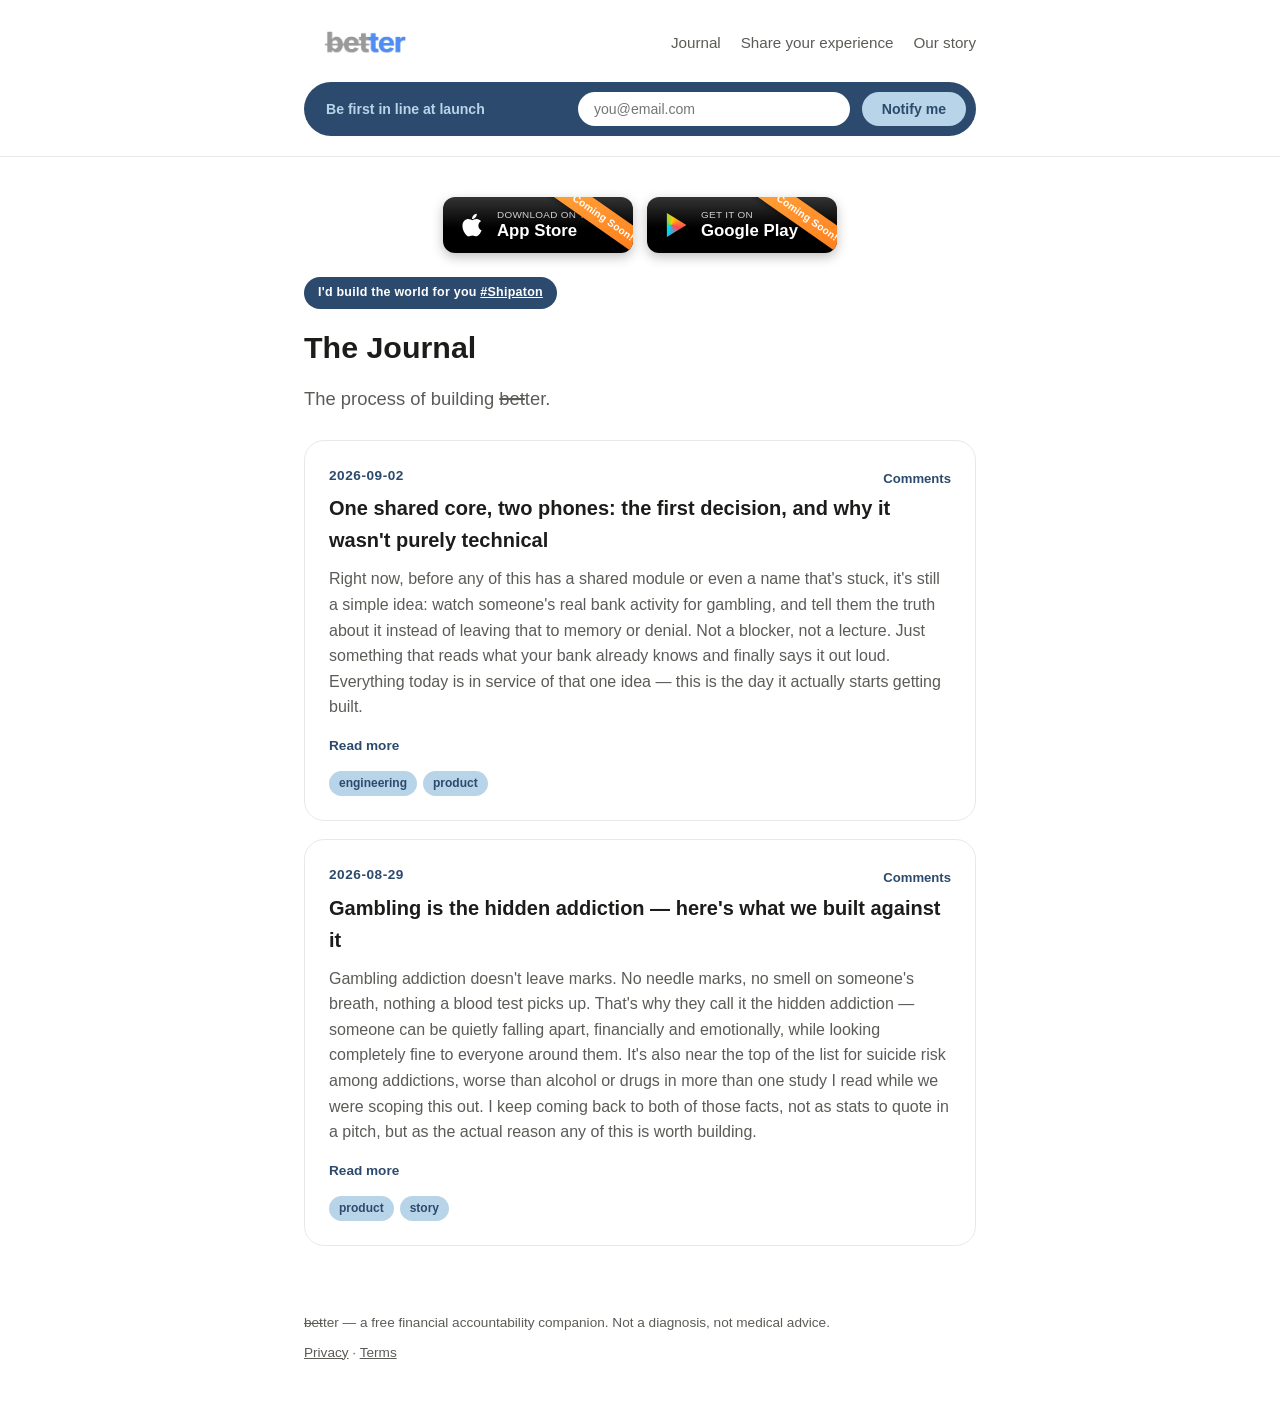
<file: index.html>
<!DOCTYPE html>
<html lang="en">
<head>
  <meta charset="UTF-8" />
  <meta name="viewport" content="width=device-width, initial-scale=1.0" />
  <title>B̶e̶t̶ter — Building in public</title>
  <meta name="description" content="A free companion for the moments that matter. B̶e̶t̶ter is being built in public for RevenueCat Shipaton 2026 — follow along here." />
  <link rel="icon" href="assets/favicon.svg" type="image/svg+xml" />
  <link rel="alternate" type="application/rss+xml" title="B̶e̶t̶ter — Building in public" href="feed.xml" />
  <link rel="stylesheet" href="styles.css" />
</head>
<body>
  <header class="site">
    <div class="wrap header-row">
      <a class="wordmark" href="index.html">
        <img src="assets/logo-better.png" alt="better" />
      </a>
      <nav class="site-nav">
        <a href="index.html#journal">Journal</a>
        <a href="experiences.html">Share your experience</a>
        <a href="story.html">Our story</a>
      </nav>
    </div>
    <div class="wrap">
      <form class="waitlist-form subscribe-bar">
        <span class="subscribe-bar-label">Be first in line at launch</span>
        <input type="email" name="email" placeholder="you@email.com" required />
        <button type="submit">Notify me</button>
      </form>
    </div>
  </header>

  <main class="wrap">
    <section class="hero" style="padding-bottom: 16px;">
      <div class="coming-soon">
        <div class="store-badges">
          <span class="store-pill">
            <span class="ribbon">Coming Soon!</span>
            <svg class="store-icon" viewBox="0 0 384 512" xmlns="http://www.w3.org/2000/svg" aria-hidden="true">
              <path fill="#fff" d="M318.7 268.7c-.2-36.7 16.4-64.4 50-84.8-18.8-26.9-47.2-41.7-84.7-44.6-35.5-2.8-74.3 20.7-88.5 20.7-15 0-49.4-19.7-76.4-19.7C63.3 141.2 4 184.8 4 273.5q0 39.3 14.4 81.2c12.8 36.7 59 126.7 107.2 125.2 25.2-.6 43-17.9 75.8-17.9 31.8 0 48.3 17.9 76.4 17.9 48.6-.7 90.4-82.5 102.6-119.3-65.2-30.7-61.7-90-61.7-91.9zm-56.6-164.2c27.3-32.4 24.8-61.9 24-72.5-24.1 1.4-52 16.4-67.9 34.9-17.5 19.8-27.8 44.3-25.6 71.9 26.1 2 49.9-11.4 69.5-34.3z" />
            </svg>
            <span class="store-text">
              <span class="store-text-small">Download on the</span>
              <span class="store-text-big">App Store</span>
            </span>
          </span>
          <span class="store-pill">
            <span class="ribbon">Coming Soon!</span>
            <span class="store-icon play-icon" aria-hidden="true"></span>
            <span class="store-text">
              <span class="store-text-small">GET IT ON</span>
              <span class="store-text-big">Google Play</span>
            </span>
          </span>
        </div>
      </div>
    </section>

    <section id="journal" class="hero" style="padding-top: 8px; padding-bottom: 8px;">
      <span class="badge">I'd build the world for you <a href="https://www.shipaton.com/" target="_blank" rel="noopener" style="color:inherit; text-decoration:underline;">#Shipaton</a></span>
      <h1 style="font-size: 1.9rem;">The Journal</h1>
      <p class="lede">The process of building <span class="bet">bet</span><span class="ter">ter</span>.</p>
    </section>

    <div id="all-entries"></div>
  </main>

  <footer class="site">
    <div class="wrap">
      <span class="bet">bet</span><span class="ter">ter</span> — a free financial accountability companion. Not a diagnosis, not medical advice.
      <div class="footer-links"><a href="privacy.html">Privacy</a> · <a href="terms.html">Terms</a></div>
    </div>
  </footer>

  <script src="entries.js"></script>
  <script src="waitlist.js"></script>
  <script>
    // SUPABASE_URL / SUPABASE_ANON_KEY already declared by waitlist.js above --
    // reusing them here (redeclaring would throw and break this whole script).
    const container = document.getElementById("all-entries");

    function entryHtml(entry) {
      const [first, ...rest] = entry.body;
      const tagsHtml = entry.tags.map((t) => `<span class="tag">${t}</span>`).join("");
      const slug = entry.slug || entry.date;
      const readMoreHtml = rest.length
        ? `<a href="journal/${slug}.html" class="read-more-btn">Read more</a>`
        : "";
      return `
        <article class="card entry" id="${slug}">
          <div style="display:flex; align-items:center; justify-content:space-between; gap:12px;">
            <div class="entry-date">${entry.date}</div>
            <a href="journal/${slug}.html#journal-comments-section" class="comments-count-link" data-slug="${slug}"
              style="font-size:0.82rem; color:var(--blue-deep); font-weight:600; text-decoration:none;">Comments</a>
          </div>
          <h3><a href="journal/${slug}.html" class="entry-title-link">${entry.title}</a></h3>
          <p>${first}</p>
          ${readMoreHtml}
          <div class="entry-tags">${tagsHtml}</div>
        </article>
      `;
    }

    if (JOURNAL_ENTRIES.length === 0) {
      container.innerHTML = '<p class="empty-state">The first entry is on its way.</p>';
    } else {
      container.innerHTML = JOURNAL_ENTRIES.map(entryHtml).join("");
    }

    (async () => {
      try {
        const response = await fetch(`${SUPABASE_URL}/rest/v1/journal_comments?select=entry_slug&hidden=eq.false`, {
          headers: { apikey: SUPABASE_ANON_KEY, Authorization: `Bearer ${SUPABASE_ANON_KEY}` },
        });
        if (!response.ok) return;
        const rows = await response.json();
        const counts = {};
        for (const row of rows) counts[row.entry_slug] = (counts[row.entry_slug] || 0) + 1;
        document.querySelectorAll(".comments-count-link").forEach((link) => {
          link.textContent = `Comments (${counts[link.dataset.slug] || 0})`;
        });
      } catch (err) {
        // leave the plain "Comments" label if the request fails
      }
    })();
  </script>
</body>
</html>
</file>
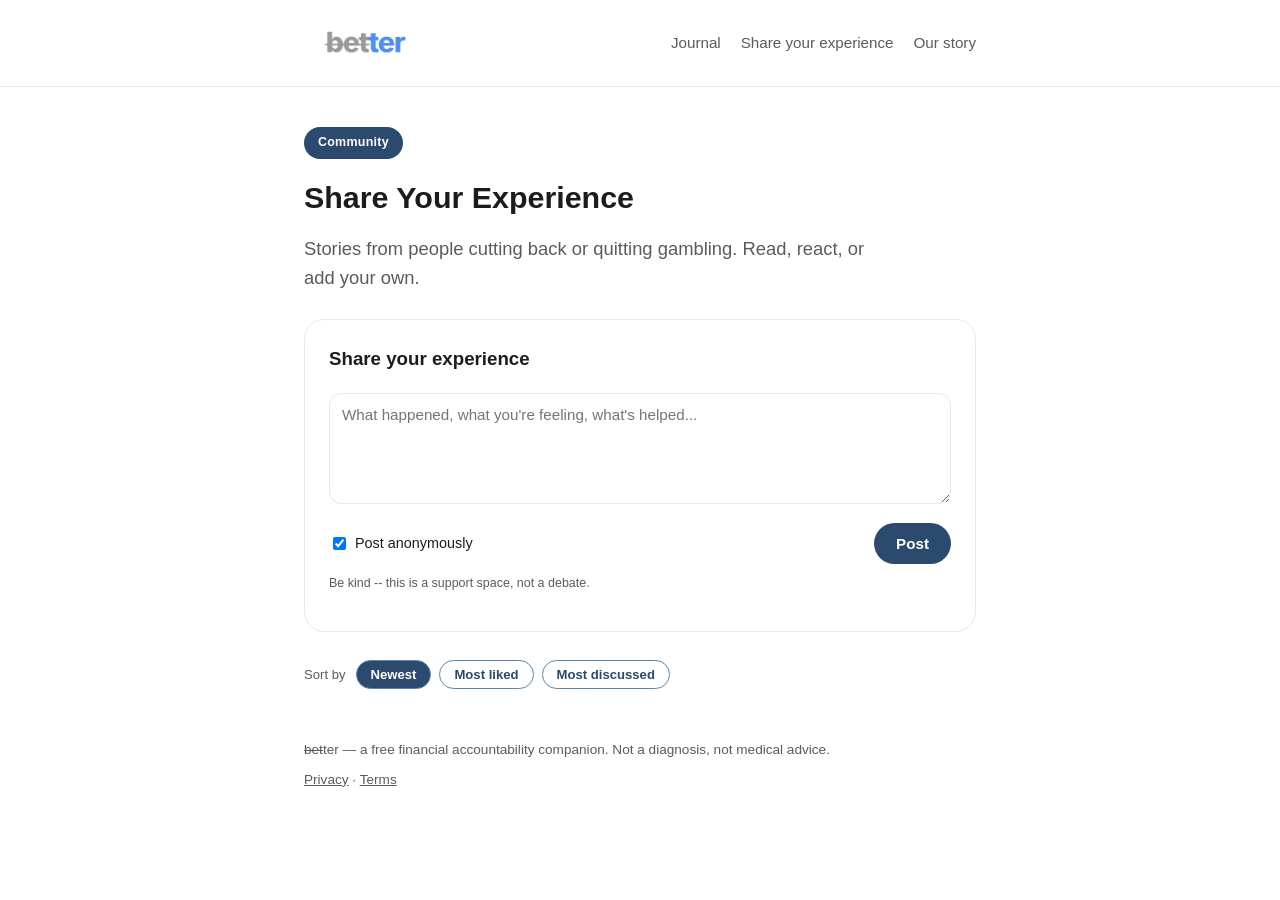
<file: experiences.html>
<!DOCTYPE html>
<html lang="en">
<head>
  <meta charset="UTF-8" />
  <meta name="viewport" content="width=device-width, initial-scale=1.0" />
  <title>Share Your Experience — B̶e̶t̶ter</title>
  <meta name="description" content="Real stories from people building a better relationship with gambling -- shared by name or anonymously." />
  <link rel="icon" href="assets/favicon.svg" type="image/svg+xml" />
  <link rel="stylesheet" href="styles.css" />
</head>
<body>
  <header class="site">
    <div class="wrap header-row">
      <a class="wordmark" href="index.html">
        <img src="assets/logo-better.png" alt="better" />
      </a>
      <nav class="site-nav">
        <a href="index.html#journal">Journal</a>
        <a href="experiences.html">Share your experience</a>
        <a href="story.html">Our story</a>
      </nav>
    </div>
  </header>

  <main class="wrap">
    <section class="hero" style="padding-bottom: 8px;">
      <span class="badge">Community</span>
      <h1 style="font-size: 1.9rem;">Share Your Experience</h1>
      <p class="lede">Stories from people cutting back or quitting gambling. Read, react, or add your own.</p>
    </section>

    <section class="card">
      <h3 style="margin-top:0;">Share your experience</h3>
      <form id="post-form">
        <textarea name="body" required maxlength="4000" rows="5" placeholder="What happened, what you're feeling, what's helped..."
          style="width:100%; padding:12px; border-radius:12px; border:1px solid var(--border); font-family:inherit; font-size:0.95rem; resize:vertical;"></textarea>
        <div style="display:flex; align-items:center; gap:12px; margin-top:12px; flex-wrap:wrap;">
          <label style="display:flex; align-items:center; gap:6px; font-size:0.9rem;">
            <input type="checkbox" name="is_anonymous" checked />
            Post anonymously
          </label>
          <input type="text" name="display_name" placeholder="Your name" maxlength="60"
            style="display:none; padding:9px 14px; border-radius:999px; border:1px solid var(--border); font-family:inherit; font-size:0.9rem;" />
          <button type="submit" class="button primary" style="margin-left:auto; border:none; cursor:pointer; font-family:inherit;">Post</button>
        </div>
        <p class="fineprint" style="margin-top:10px; color:var(--ink-soft); font-size:0.78rem;">Be kind -- this is a support space, not a debate.</p>
      </form>
    </section>

    <div id="sort-row" style="display:flex; align-items:center; gap:8px; margin:28px 0 2px; flex-wrap:wrap;">
      <span style="font-size:0.82rem; color:var(--ink-soft); margin-right:2px;">Sort by</span>
      <button type="button" class="sort-btn" data-sort="recent"
        style="font-family:inherit; font-size:0.82rem; font-weight:600; border:1px solid var(--blue-mid); border-radius:999px; padding:6px 14px; cursor:pointer; background:var(--blue-deep); color:#fff;">Newest</button>
      <button type="button" class="sort-btn" data-sort="likes"
        style="font-family:inherit; font-size:0.82rem; font-weight:600; border:1px solid var(--blue-mid); border-radius:999px; padding:6px 14px; cursor:pointer; background:transparent; color:var(--blue-deep);">Most liked</button>
      <button type="button" class="sort-btn" data-sort="comments"
        style="font-family:inherit; font-size:0.82rem; font-weight:600; border:1px solid var(--blue-mid); border-radius:999px; padding:6px 14px; cursor:pointer; background:transparent; color:var(--blue-deep);">Most discussed</button>
    </div>

    <div id="experiences-list"></div>
    <p id="load-more-wrap" style="text-align:center; display:none;">
      <button id="load-more" class="button secondary" style="border:1px solid var(--blue-mid); background:transparent; cursor:pointer; font-family:inherit;">Load more</button>
    </p>
  </main>

  <footer class="site">
    <div class="wrap">
      <span class="bet">bet</span><span class="ter">ter</span> — a free financial accountability companion. Not a diagnosis, not medical advice.
      <div class="footer-links"><a href="privacy.html">Privacy</a> · <a href="terms.html">Terms</a></div>
    </div>
  </footer>

  <script src="experiences.js"></script>
</body>
</html>
</file>
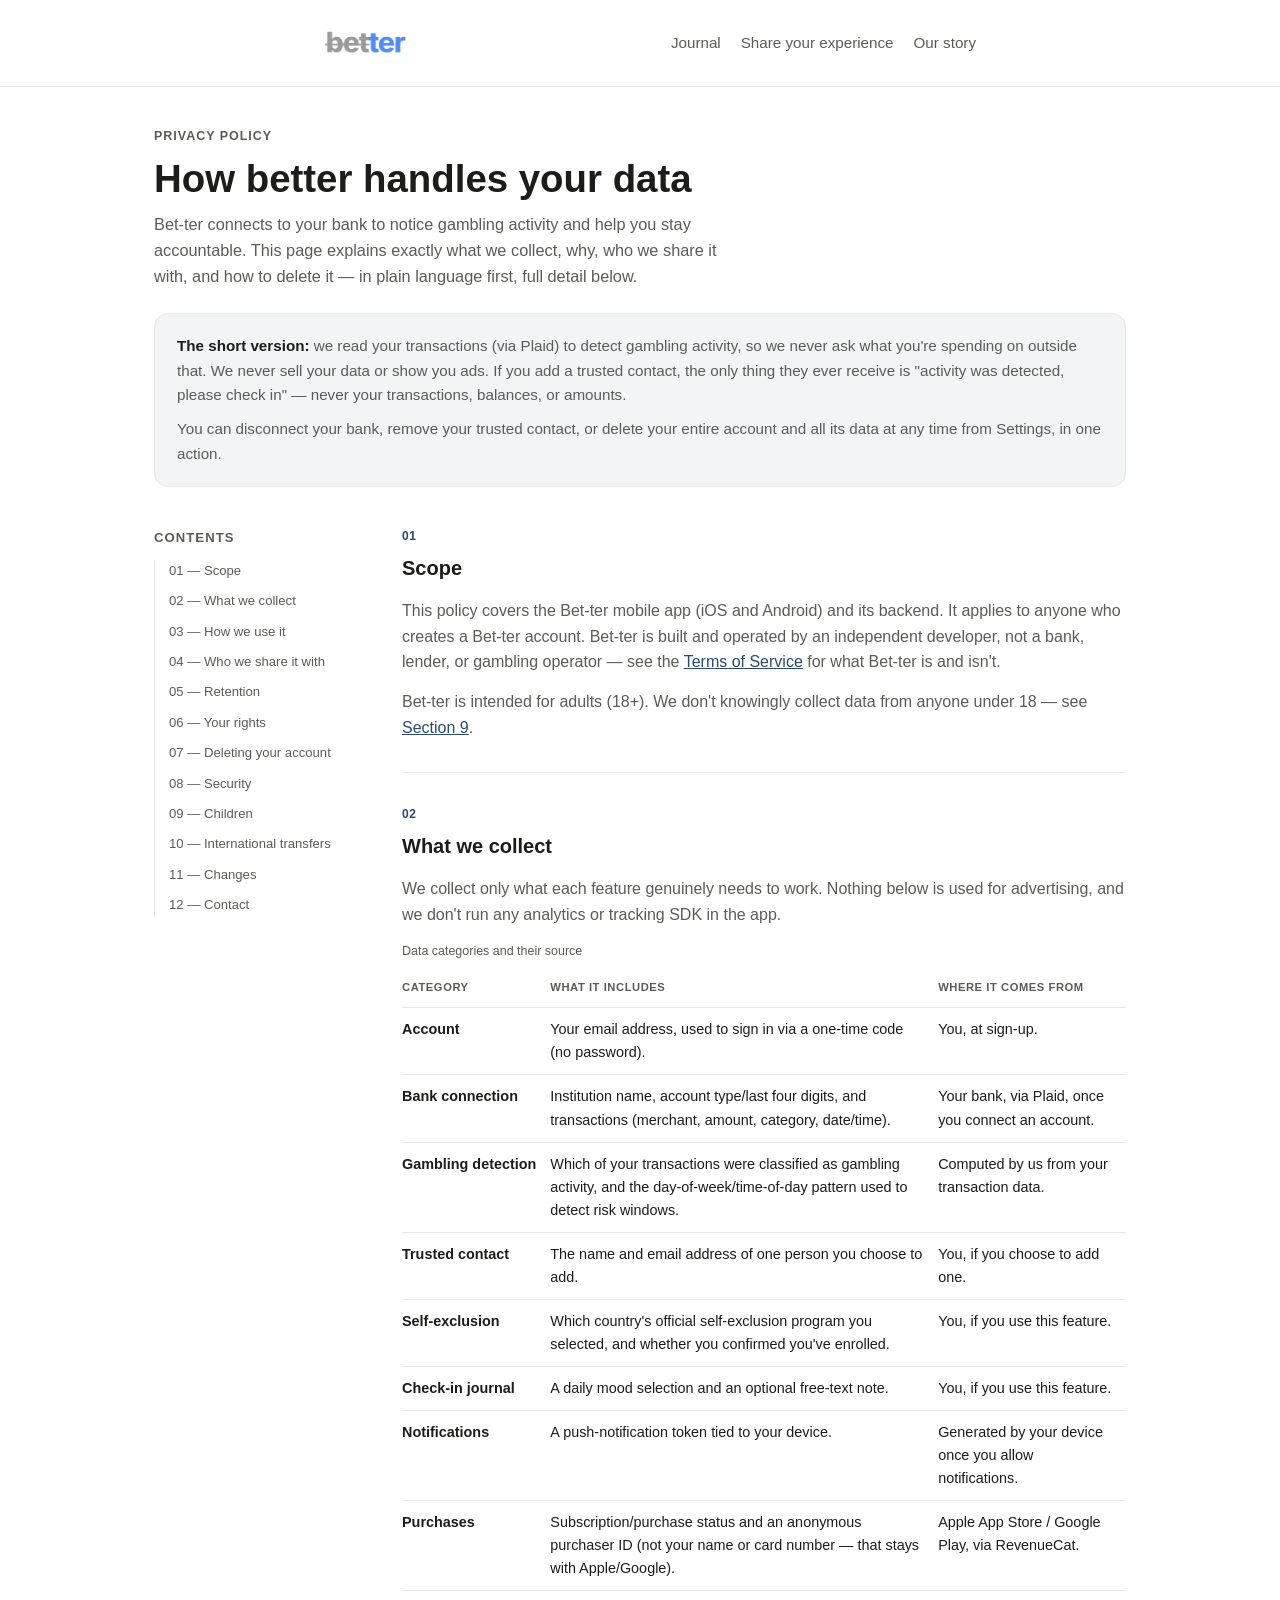
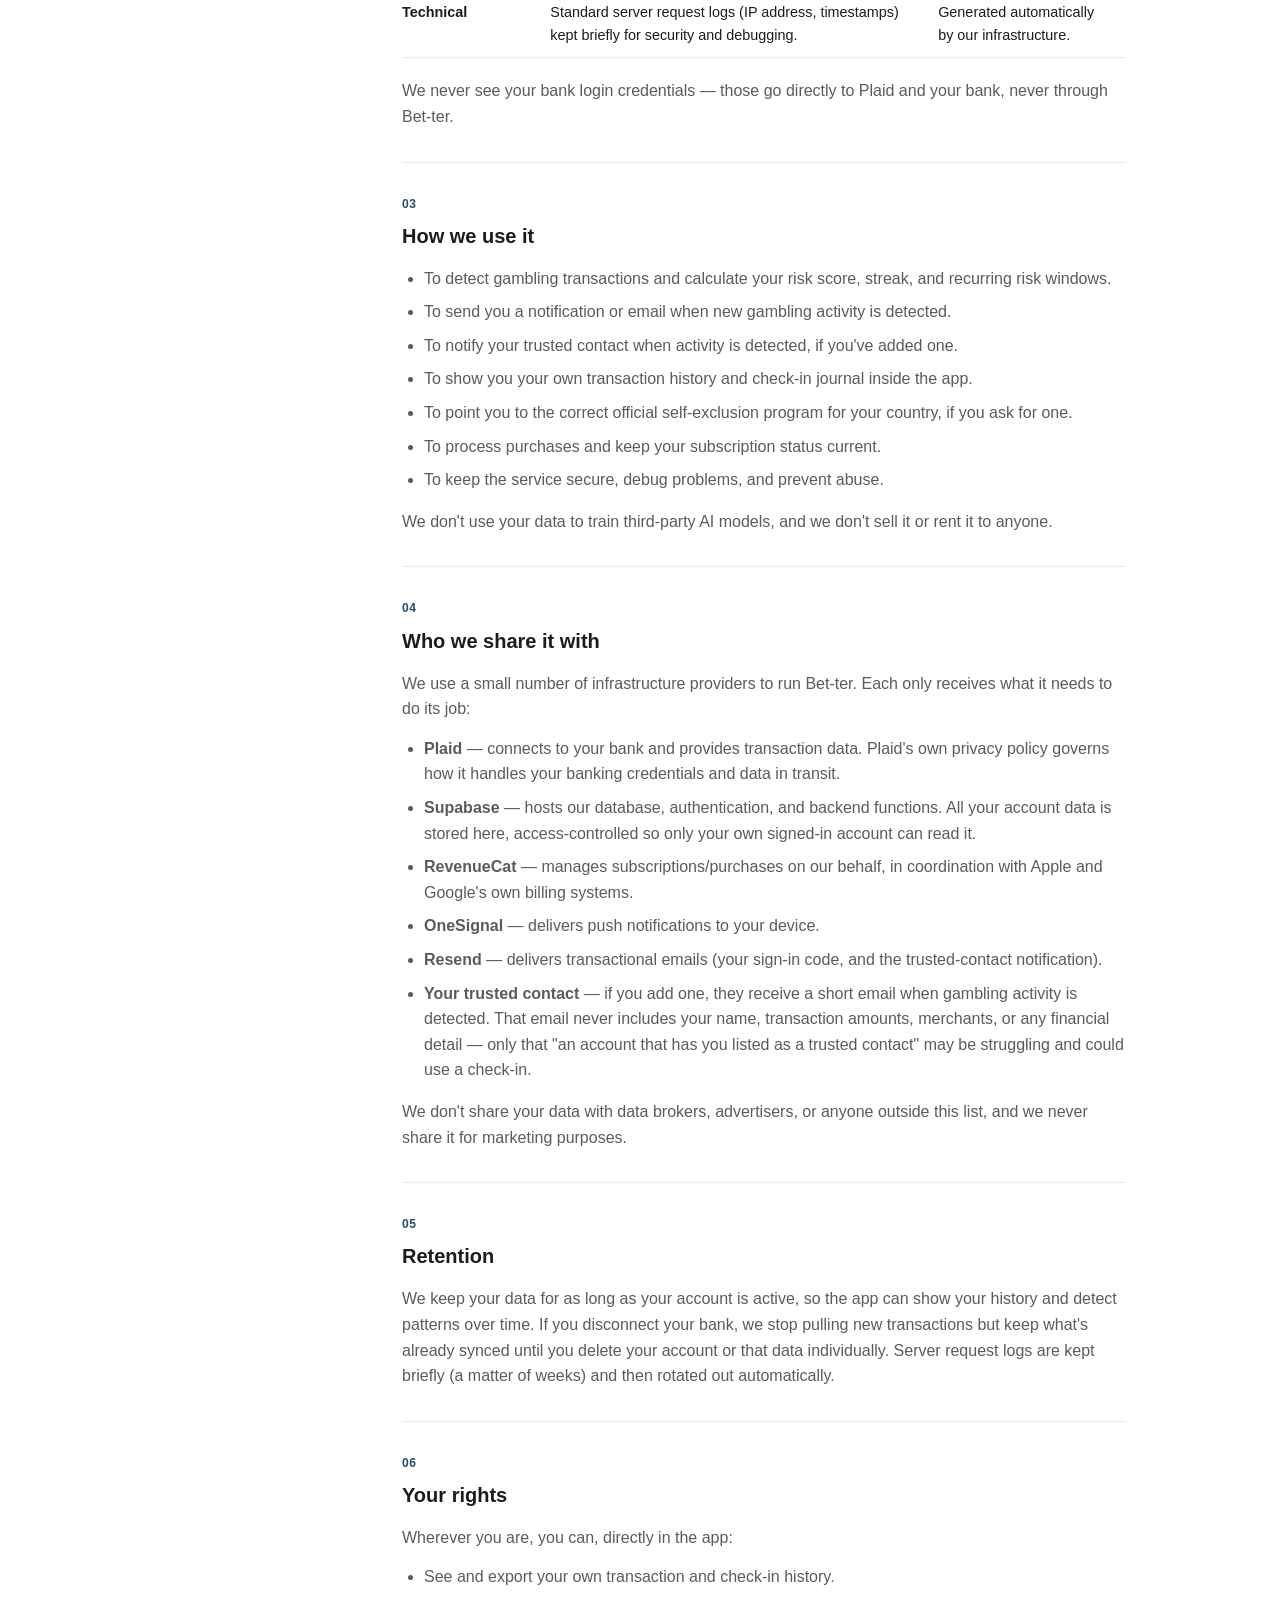
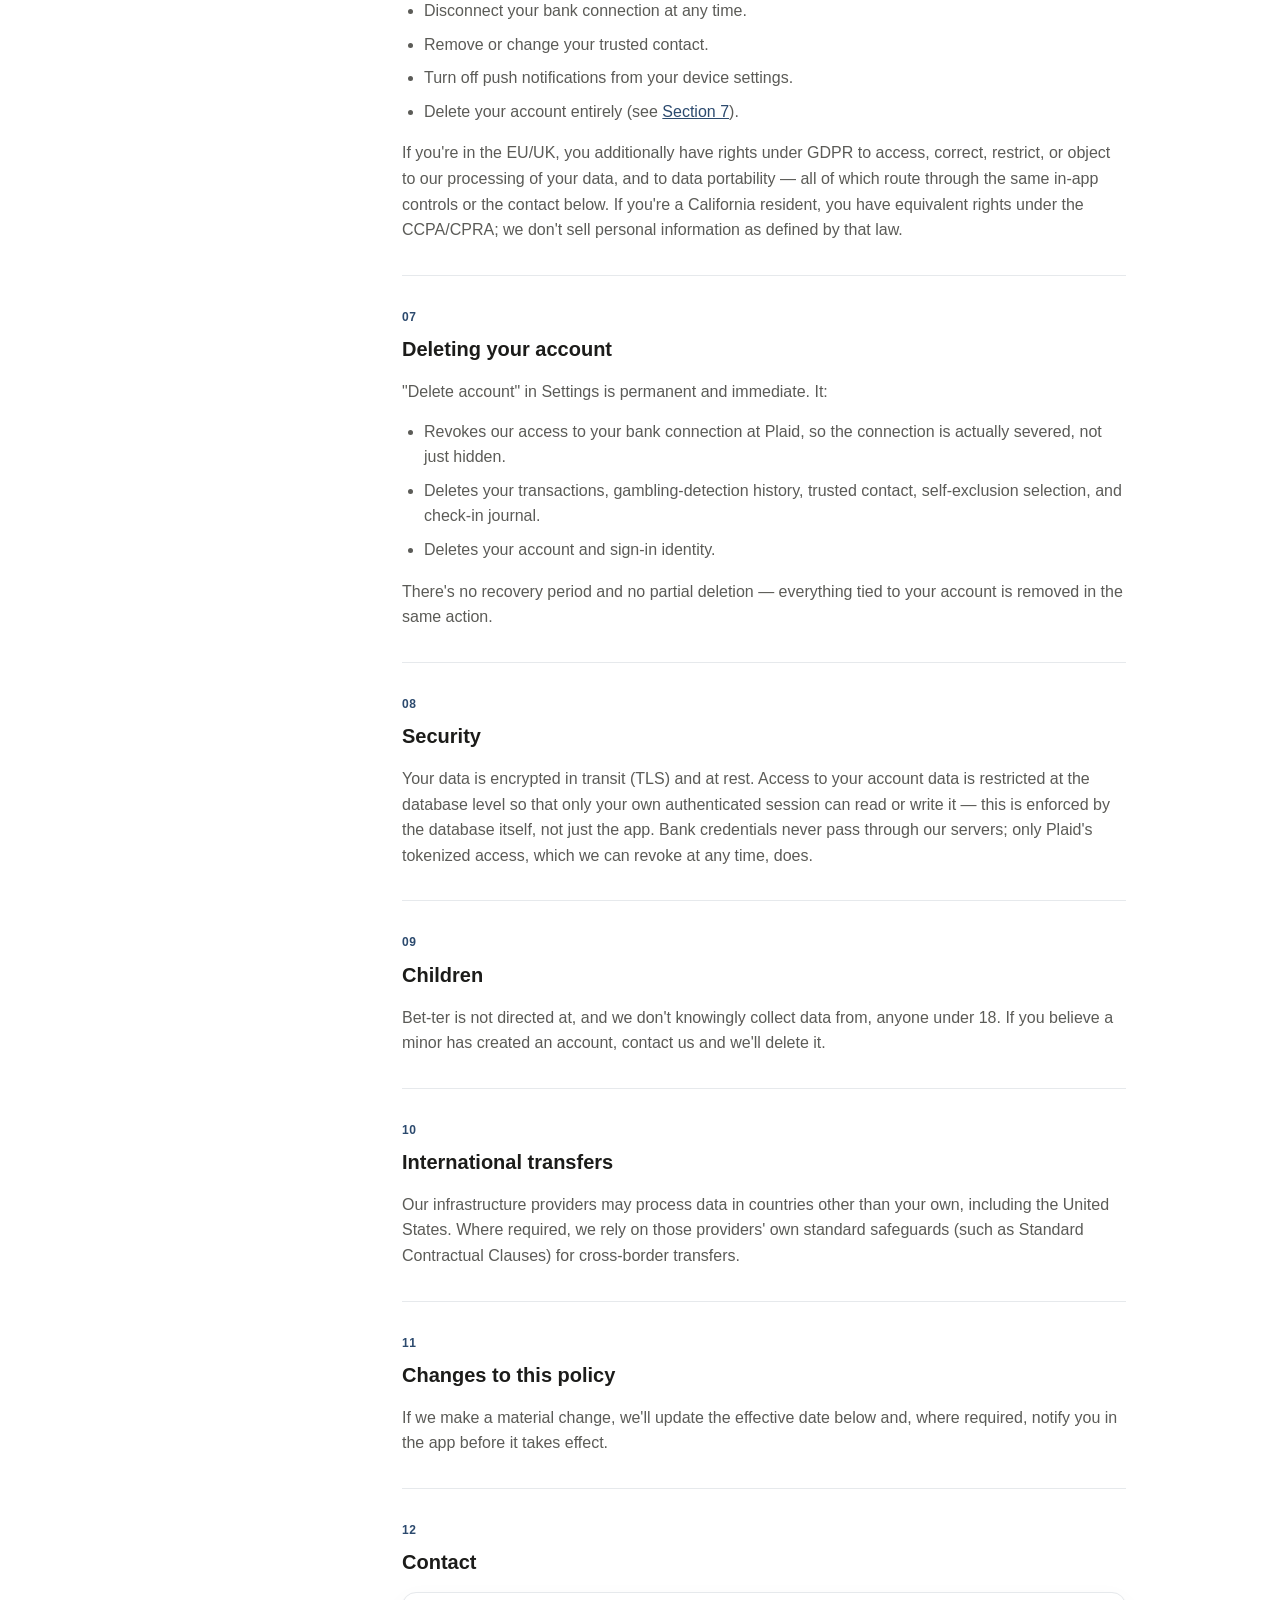
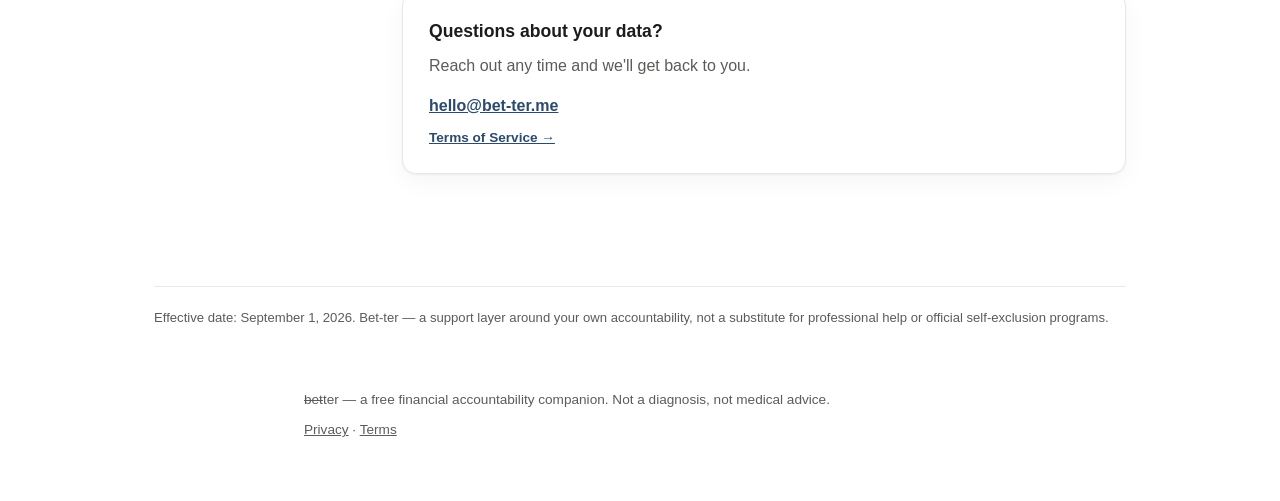
<file: privacy.html>
<!DOCTYPE html>
<html lang="en">
<head>
  <meta charset="UTF-8" />
  <meta name="viewport" content="width=device-width, initial-scale=1.0" />
  <title>Privacy Policy — B̶e̶t̶ter</title>
  <meta name="description" content="How better collects, uses, and protects your data." />
  <link rel="icon" href="assets/favicon.svg" type="image/svg+xml" />
  <link rel="stylesheet" href="styles.css" />
</head>
<body>
  <header class="site">
    <div class="wrap header-row">
      <a class="wordmark" href="index.html">
        <img src="assets/logo-better.png" alt="better" />
      </a>
      <nav class="site-nav">
        <a href="index.html#journal">Journal</a>
        <a href="experiences.html">Share your experience</a>
        <a href="story.html">Our story</a>
      </nav>
    </div>
  </header>

  <main class="wrap-wide">
    <div class="legal-masthead">
      <p class="legal-eyebrow">Privacy Policy</p>
      <h1 class="legal-title" id="top">How better handles your data</h1>
      <p class="legal-dek">Bet-ter connects to your bank to notice gambling activity and help you stay accountable. This page explains exactly what we collect, why, who we share it with, and how to delete it — in plain language first, full detail below.</p>
      <div class="legal-summary">
        <p><strong>The short version:</strong> we read your transactions (via Plaid) to detect gambling activity, so we never ask what you're spending on outside that. We never sell your data or show you ads. If you add a trusted contact, the only thing they ever receive is "activity was detected, please check in" — never your transactions, balances, or amounts.</p>
        <p>You can disconnect your bank, remove your trusted contact, or delete your entire account and all its data at any time from Settings, in one action.</p>
      </div>
    </div>

    <div class="legal-grid">
      <nav class="legal-toc" aria-label="Sections">
        <p class="legal-toc-label">Contents</p>
        <ol>
          <li><a href="#scope">01 — Scope</a></li>
          <li><a href="#collect">02 — What we collect</a></li>
          <li><a href="#use">03 — How we use it</a></li>
          <li><a href="#share">04 — Who we share it with</a></li>
          <li><a href="#retention">05 — Retention</a></li>
          <li><a href="#rights">06 — Your rights</a></li>
          <li><a href="#deletion">07 — Deleting your account</a></li>
          <li><a href="#security">08 — Security</a></li>
          <li><a href="#children">09 — Children</a></li>
          <li><a href="#transfers">10 — International transfers</a></li>
          <li><a href="#changes">11 — Changes</a></li>
          <li><a href="#contact">12 — Contact</a></li>
        </ol>
      </nav>

      <div class="legal-body">

        <section id="scope">
          <span class="legal-sec-num">01</span>
          <h2>Scope</h2>
          <p>This policy covers the Bet-ter mobile app (iOS and Android) and its backend. It applies to anyone who creates a Bet-ter account. Bet-ter is built and operated by an independent developer, not a bank, lender, or gambling operator — see the <a href="terms.html">Terms of Service</a> for what Bet-ter is and isn't.</p>
          <p>Bet-ter is intended for adults (18+). We don't knowingly collect data from anyone under 18 — see <a href="#children">Section 9</a>.</p>
        </section>

        <section id="collect">
          <span class="legal-sec-num">02</span>
          <h2>What we collect</h2>
          <p>We collect only what each feature genuinely needs to work. Nothing below is used for advertising, and we don't run any analytics or tracking SDK in the app.</p>

          <div class="legal-table-wrap">
          <table class="legal-table">
            <caption>Data categories and their source</caption>
            <tr><th>Category</th><th>What it includes</th><th>Where it comes from</th></tr>
            <tr><td>Account</td><td>Your email address, used to sign in via a one-time code (no password).</td><td>You, at sign-up.</td></tr>
            <tr><td>Bank connection</td><td>Institution name, account type/last four digits, and transactions (merchant, amount, category, date/time).</td><td>Your bank, via Plaid, once you connect an account.</td></tr>
            <tr><td>Gambling detection</td><td>Which of your transactions were classified as gambling activity, and the day-of-week/time-of-day pattern used to detect risk windows.</td><td>Computed by us from your transaction data.</td></tr>
            <tr><td>Trusted contact</td><td>The name and email address of one person you choose to add.</td><td>You, if you choose to add one.</td></tr>
            <tr><td>Self-exclusion</td><td>Which country's official self-exclusion program you selected, and whether you confirmed you've enrolled.</td><td>You, if you use this feature.</td></tr>
            <tr><td>Check-in journal</td><td>A daily mood selection and an optional free-text note.</td><td>You, if you use this feature.</td></tr>
            <tr><td>Notifications</td><td>A push-notification token tied to your device.</td><td>Generated by your device once you allow notifications.</td></tr>
            <tr><td>Purchases</td><td>Subscription/purchase status and an anonymous purchaser ID (not your name or card number — that stays with Apple/Google).</td><td>Apple App Store / Google Play, via RevenueCat.</td></tr>
            <tr><td>Technical</td><td>Standard server request logs (IP address, timestamps) kept briefly for security and debugging.</td><td>Generated automatically by our infrastructure.</td></tr>
          </table>
          </div>

          <p>We never see your bank login credentials — those go directly to Plaid and your bank, never through Bet-ter.</p>
        </section>

        <section id="use">
          <span class="legal-sec-num">03</span>
          <h2>How we use it</h2>
          <ul>
            <li>To detect gambling transactions and calculate your risk score, streak, and recurring risk windows.</li>
            <li>To send you a notification or email when new gambling activity is detected.</li>
            <li>To notify your trusted contact when activity is detected, if you've added one.</li>
            <li>To show you your own transaction history and check-in journal inside the app.</li>
            <li>To point you to the correct official self-exclusion program for your country, if you ask for one.</li>
            <li>To process purchases and keep your subscription status current.</li>
            <li>To keep the service secure, debug problems, and prevent abuse.</li>
          </ul>
          <p>We don't use your data to train third-party AI models, and we don't sell it or rent it to anyone.</p>
        </section>

        <section id="share">
          <span class="legal-sec-num">04</span>
          <h2>Who we share it with</h2>
          <p>We use a small number of infrastructure providers to run Bet-ter. Each only receives what it needs to do its job:</p>
          <ul>
            <li><strong>Plaid</strong> — connects to your bank and provides transaction data. Plaid's own privacy policy governs how it handles your banking credentials and data in transit.</li>
            <li><strong>Supabase</strong> — hosts our database, authentication, and backend functions. All your account data is stored here, access-controlled so only your own signed-in account can read it.</li>
            <li><strong>RevenueCat</strong> — manages subscriptions/purchases on our behalf, in coordination with Apple and Google's own billing systems.</li>
            <li><strong>OneSignal</strong> — delivers push notifications to your device.</li>
            <li><strong>Resend</strong> — delivers transactional emails (your sign-in code, and the trusted-contact notification).</li>
            <li><strong>Your trusted contact</strong> — if you add one, they receive a short email when gambling activity is detected. That email never includes your name, transaction amounts, merchants, or any financial detail — only that "an account that has you listed as a trusted contact" may be struggling and could use a check-in.</li>
          </ul>
          <p>We don't share your data with data brokers, advertisers, or anyone outside this list, and we never share it for marketing purposes.</p>
        </section>

        <section id="retention">
          <span class="legal-sec-num">05</span>
          <h2>Retention</h2>
          <p>We keep your data for as long as your account is active, so the app can show your history and detect patterns over time. If you disconnect your bank, we stop pulling new transactions but keep what's already synced until you delete your account or that data individually. Server request logs are kept briefly (a matter of weeks) and then rotated out automatically.</p>
        </section>

        <section id="rights">
          <span class="legal-sec-num">06</span>
          <h2>Your rights</h2>
          <p>Wherever you are, you can, directly in the app:</p>
          <ul>
            <li>See and export your own transaction and check-in history.</li>
            <li>Disconnect your bank connection at any time.</li>
            <li>Remove or change your trusted contact.</li>
            <li>Turn off push notifications from your device settings.</li>
            <li>Delete your account entirely (see <a href="#deletion">Section 7</a>).</li>
          </ul>
          <p>If you're in the EU/UK, you additionally have rights under GDPR to access, correct, restrict, or object to our processing of your data, and to data portability — all of which route through the same in-app controls or the contact below. If you're a California resident, you have equivalent rights under the CCPA/CPRA; we don't sell personal information as defined by that law.</p>
        </section>

        <section id="deletion">
          <span class="legal-sec-num">07</span>
          <h2>Deleting your account</h2>
          <p>"Delete account" in Settings is permanent and immediate. It:</p>
          <ul>
            <li>Revokes our access to your bank connection at Plaid, so the connection is actually severed, not just hidden.</li>
            <li>Deletes your transactions, gambling-detection history, trusted contact, self-exclusion selection, and check-in journal.</li>
            <li>Deletes your account and sign-in identity.</li>
          </ul>
          <p>There's no recovery period and no partial deletion — everything tied to your account is removed in the same action.</p>
        </section>

        <section id="security">
          <span class="legal-sec-num">08</span>
          <h2>Security</h2>
          <p>Your data is encrypted in transit (TLS) and at rest. Access to your account data is restricted at the database level so that only your own authenticated session can read or write it — this is enforced by the database itself, not just the app. Bank credentials never pass through our servers; only Plaid's tokenized access, which we can revoke at any time, does.</p>
        </section>

        <section id="children">
          <span class="legal-sec-num">09</span>
          <h2>Children</h2>
          <p>Bet-ter is not directed at, and we don't knowingly collect data from, anyone under 18. If you believe a minor has created an account, contact us and we'll delete it.</p>
        </section>

        <section id="transfers">
          <span class="legal-sec-num">10</span>
          <h2>International transfers</h2>
          <p>Our infrastructure providers may process data in countries other than your own, including the United States. Where required, we rely on those providers' own standard safeguards (such as Standard Contractual Clauses) for cross-border transfers.</p>
        </section>

        <section id="changes">
          <span class="legal-sec-num">11</span>
          <h2>Changes to this policy</h2>
          <p>If we make a material change, we'll update the effective date below and, where required, notify you in the app before it takes effect.</p>
        </section>

        <section id="contact">
          <span class="legal-sec-num">12</span>
          <h2>Contact</h2>
          <div class="legal-contact">
            <h2>Questions about your data?</h2>
            <p>Reach out any time and we'll get back to you.</p>
            <a href="mailto:hello@bet-ter.me">hello@bet-ter.me</a>
            <div><a class="legal-cross-link" href="terms.html">Terms of Service →</a></div>
          </div>
        </section>

      </div>
    </div>

    <p class="legal-footer-note">Effective date: September 1, 2026. Bet-ter — a support layer around your own accountability, not a substitute for professional help or official self-exclusion programs.</p>
  </main>

  <footer class="site">
    <div class="wrap">
      <span class="bet">bet</span><span class="ter">ter</span> — a free financial accountability companion. Not a diagnosis, not medical advice.
      <div class="footer-links"><a href="privacy.html">Privacy</a> · <a href="terms.html">Terms</a></div>
    </div>
  </footer>
</body>
</html>
</file>
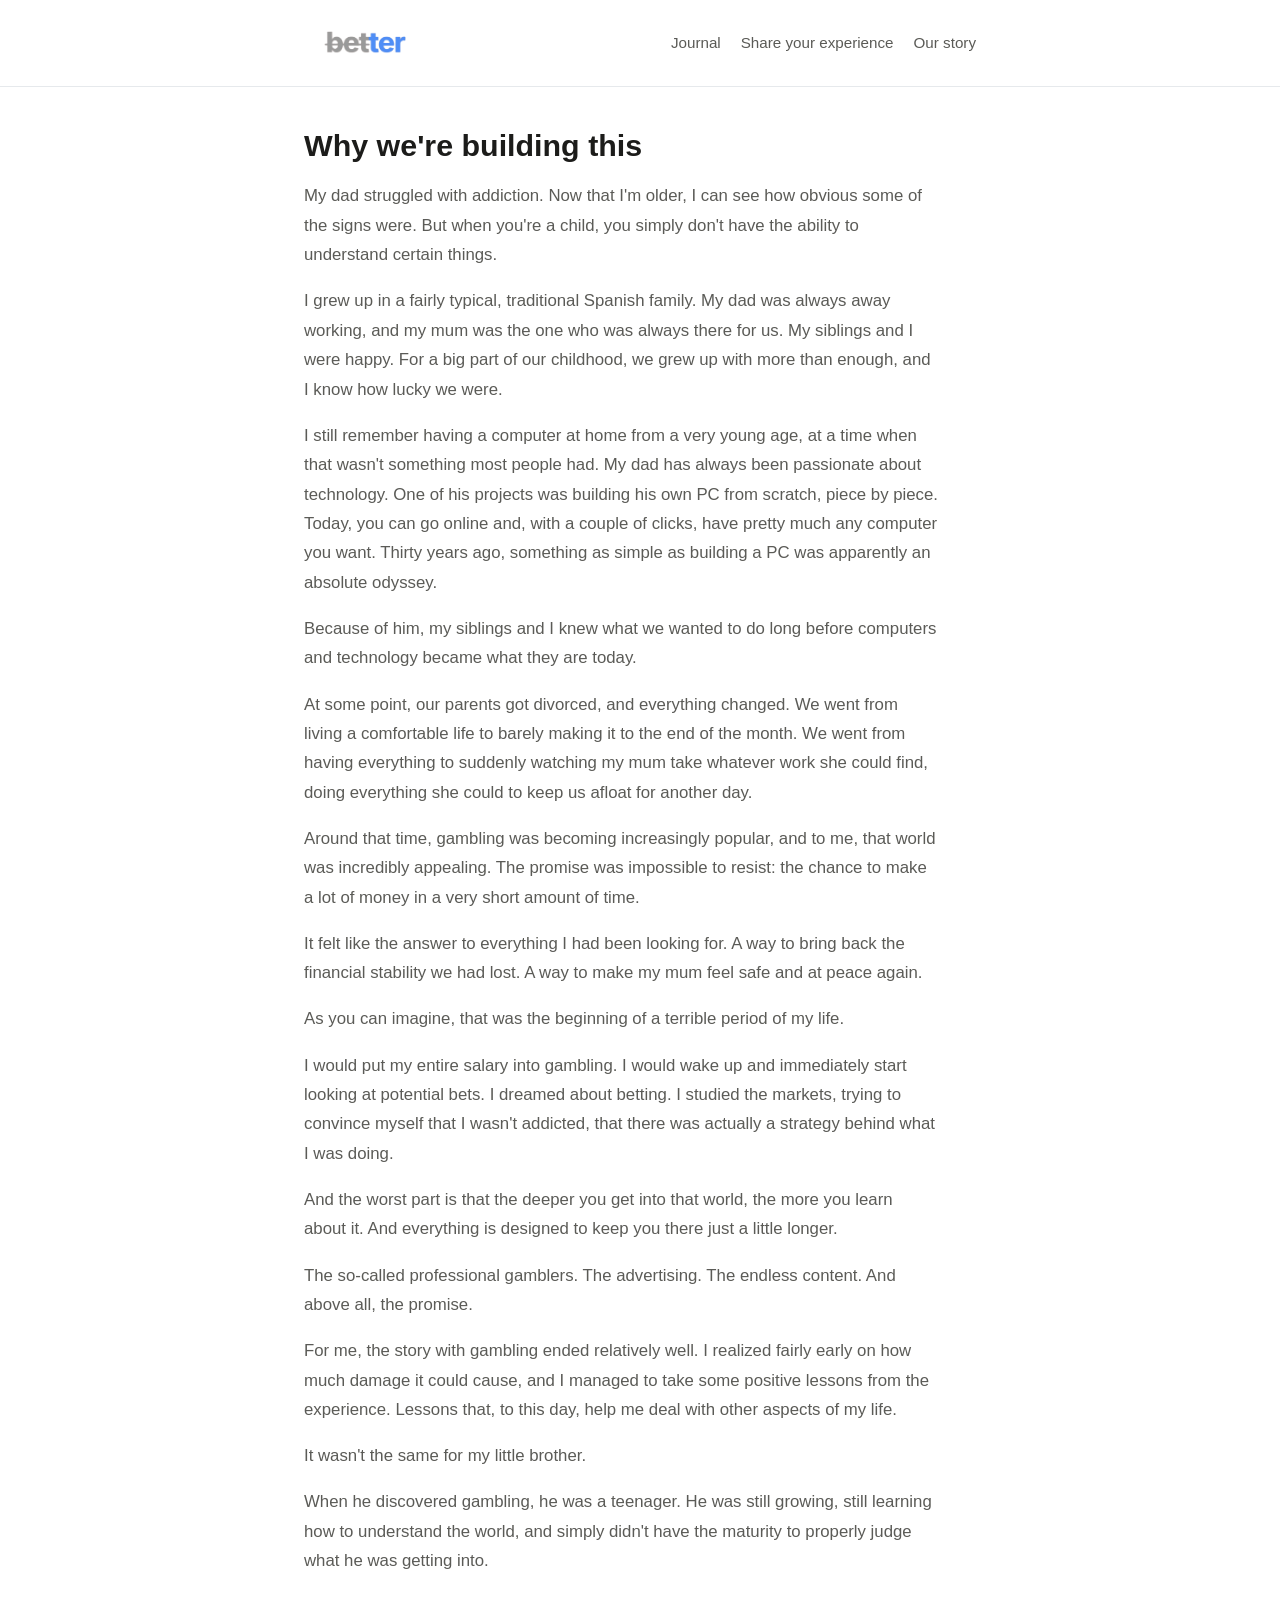
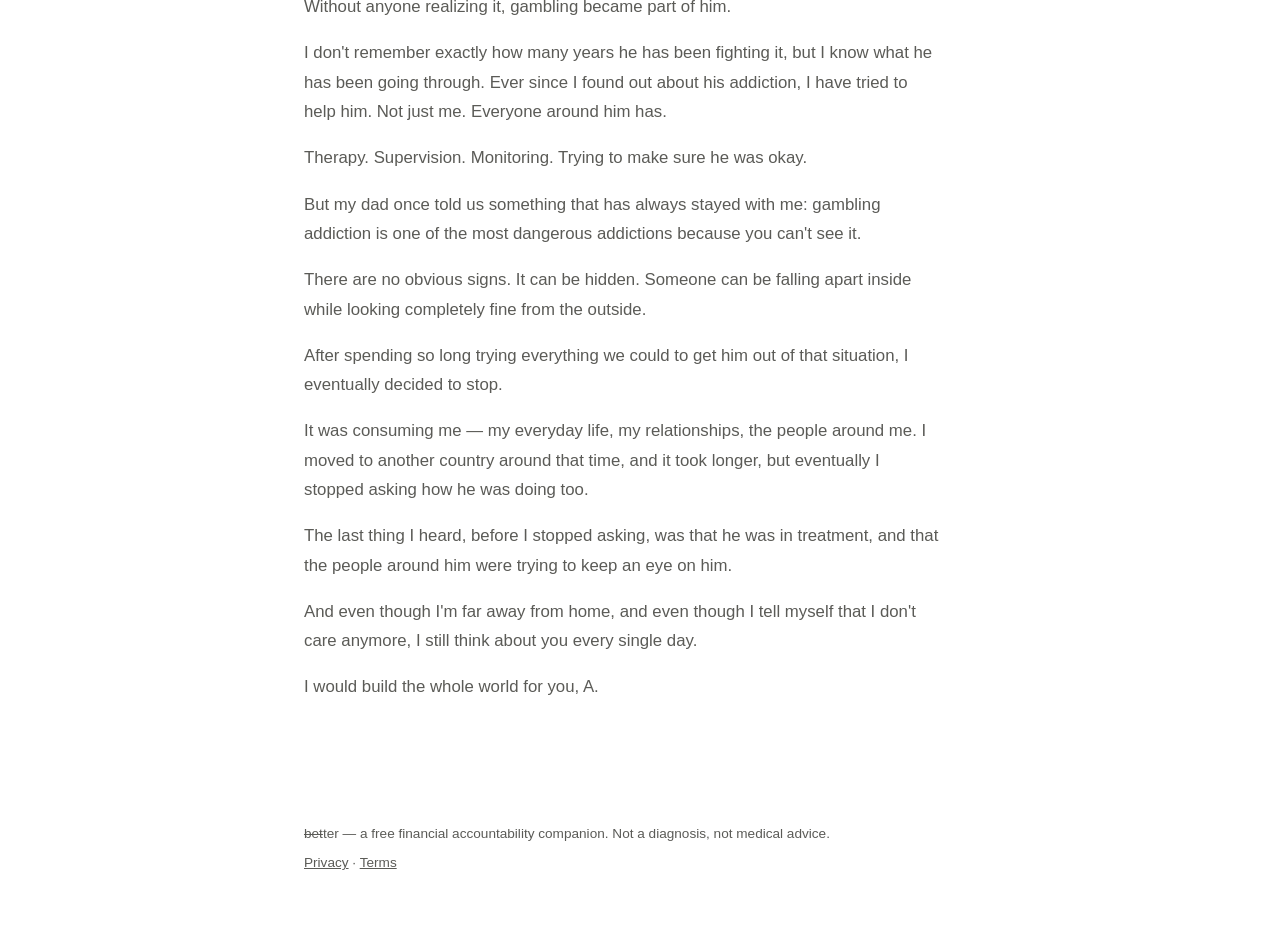
<file: story.html>
<!DOCTYPE html>
<html lang="en">
<head>
  <meta charset="UTF-8" />
  <meta name="viewport" content="width=device-width, initial-scale=1.0" />
  <title>Our story — B̶e̶t̶ter</title>
  <meta name="description" content="Why B̶e̶t̶ter exists." />
  <link rel="icon" href="assets/favicon.svg" type="image/svg+xml" />
  <link rel="stylesheet" href="styles.css" />
</head>
<body>
  <header class="site">
    <div class="wrap header-row">
      <a class="wordmark" href="index.html">
        <img src="assets/logo-better.png" alt="better" />
      </a>
      <nav class="site-nav">
        <a href="index.html#journal">Journal</a>
        <a href="experiences.html">Share your experience</a>
        <a href="story.html">Our story</a>
      </nav>
    </div>
  </header>

  <main class="wrap">
    <section class="hero">
      <h1 style="font-size: 1.9rem;">Why we're building this</h1>
      <div style="max-width: 68ch; color: var(--ink-soft); font-size: 1.05rem; line-height: 1.75;">
        <p>My dad struggled with addiction. Now that I'm older, I can see how obvious some of the signs were. But when you're a child, you simply don't have the ability to understand certain things.</p>
        <p>I grew up in a fairly typical, traditional Spanish family. My dad was always away working, and my mum was the one who was always there for us. My siblings and I were happy. For a big part of our childhood, we grew up with more than enough, and I know how lucky we were.</p>
        <p>I still remember having a computer at home from a very young age, at a time when that wasn't something most people had. My dad has always been passionate about technology. One of his projects was building his own PC from scratch, piece by piece. Today, you can go online and, with a couple of clicks, have pretty much any computer you want. Thirty years ago, something as simple as building a PC was apparently an absolute odyssey.</p>
        <p>Because of him, my siblings and I knew what we wanted to do long before computers and technology became what they are today.</p>
        <p>At some point, our parents got divorced, and everything changed. We went from living a comfortable life to barely making it to the end of the month. We went from having everything to suddenly watching my mum take whatever work she could find, doing everything she could to keep us afloat for another day.</p>
        <p>Around that time, gambling was becoming increasingly popular, and to me, that world was incredibly appealing. The promise was impossible to resist: the chance to make a lot of money in a very short amount of time.</p>
        <p>It felt like the answer to everything I had been looking for. A way to bring back the financial stability we had lost. A way to make my mum feel safe and at peace again.</p>
        <p>As you can imagine, that was the beginning of a terrible period of my life.</p>
        <p>I would put my entire salary into gambling. I would wake up and immediately start looking at potential bets. I dreamed about betting. I studied the markets, trying to convince myself that I wasn't addicted, that there was actually a strategy behind what I was doing.</p>
        <p>And the worst part is that the deeper you get into that world, the more you learn about it. And everything is designed to keep you there just a little longer.</p>
        <p>The so-called professional gamblers. The advertising. The endless content. And above all, the promise.</p>
        <p>For me, the story with gambling ended relatively well. I realized fairly early on how much damage it could cause, and I managed to take some positive lessons from the experience. Lessons that, to this day, help me deal with other aspects of my life.</p>
        <p>It wasn't the same for my little brother.</p>
        <p>When he discovered gambling, he was a teenager. He was still growing, still learning how to understand the world, and simply didn't have the maturity to properly judge what he was getting into.</p>
        <p>Without anyone realizing it, gambling became part of him.</p>
        <p>I don't remember exactly how many years he has been fighting it, but I know what he has been going through. Ever since I found out about his addiction, I have tried to help him. Not just me. Everyone around him has.</p>
        <p>Therapy. Supervision. Monitoring. Trying to make sure he was okay.</p>
        <p>But my dad once told us something that has always stayed with me: gambling addiction is one of the most dangerous addictions because you can't see it.</p>
        <p>There are no obvious signs. It can be hidden. Someone can be falling apart inside while looking completely fine from the outside.</p>
        <p>After spending so long trying everything we could to get him out of that situation, I eventually decided to stop.</p>
        <p>It was consuming me — my everyday life, my relationships, the people around me. I moved to another country around that time, and it took longer, but eventually I stopped asking how he was doing too.</p>
        <p>The last thing I heard, before I stopped asking, was that he was in treatment, and that the people around him were trying to keep an eye on him.</p>
        <p>And even though I'm far away from home, and even though I tell myself that I don't care anymore, I still think about you every single day.</p>
        <p>I would build the whole world for you, A.</p>
      </div>
    </section>
  </main>

  <footer class="site">
    <div class="wrap">
      <span class="bet">bet</span><span class="ter">ter</span> — a free financial accountability companion. Not a diagnosis, not medical advice.
      <div class="footer-links"><a href="privacy.html">Privacy</a> · <a href="terms.html">Terms</a></div>
    </div>
  </footer>
</body>
</html>
</file>
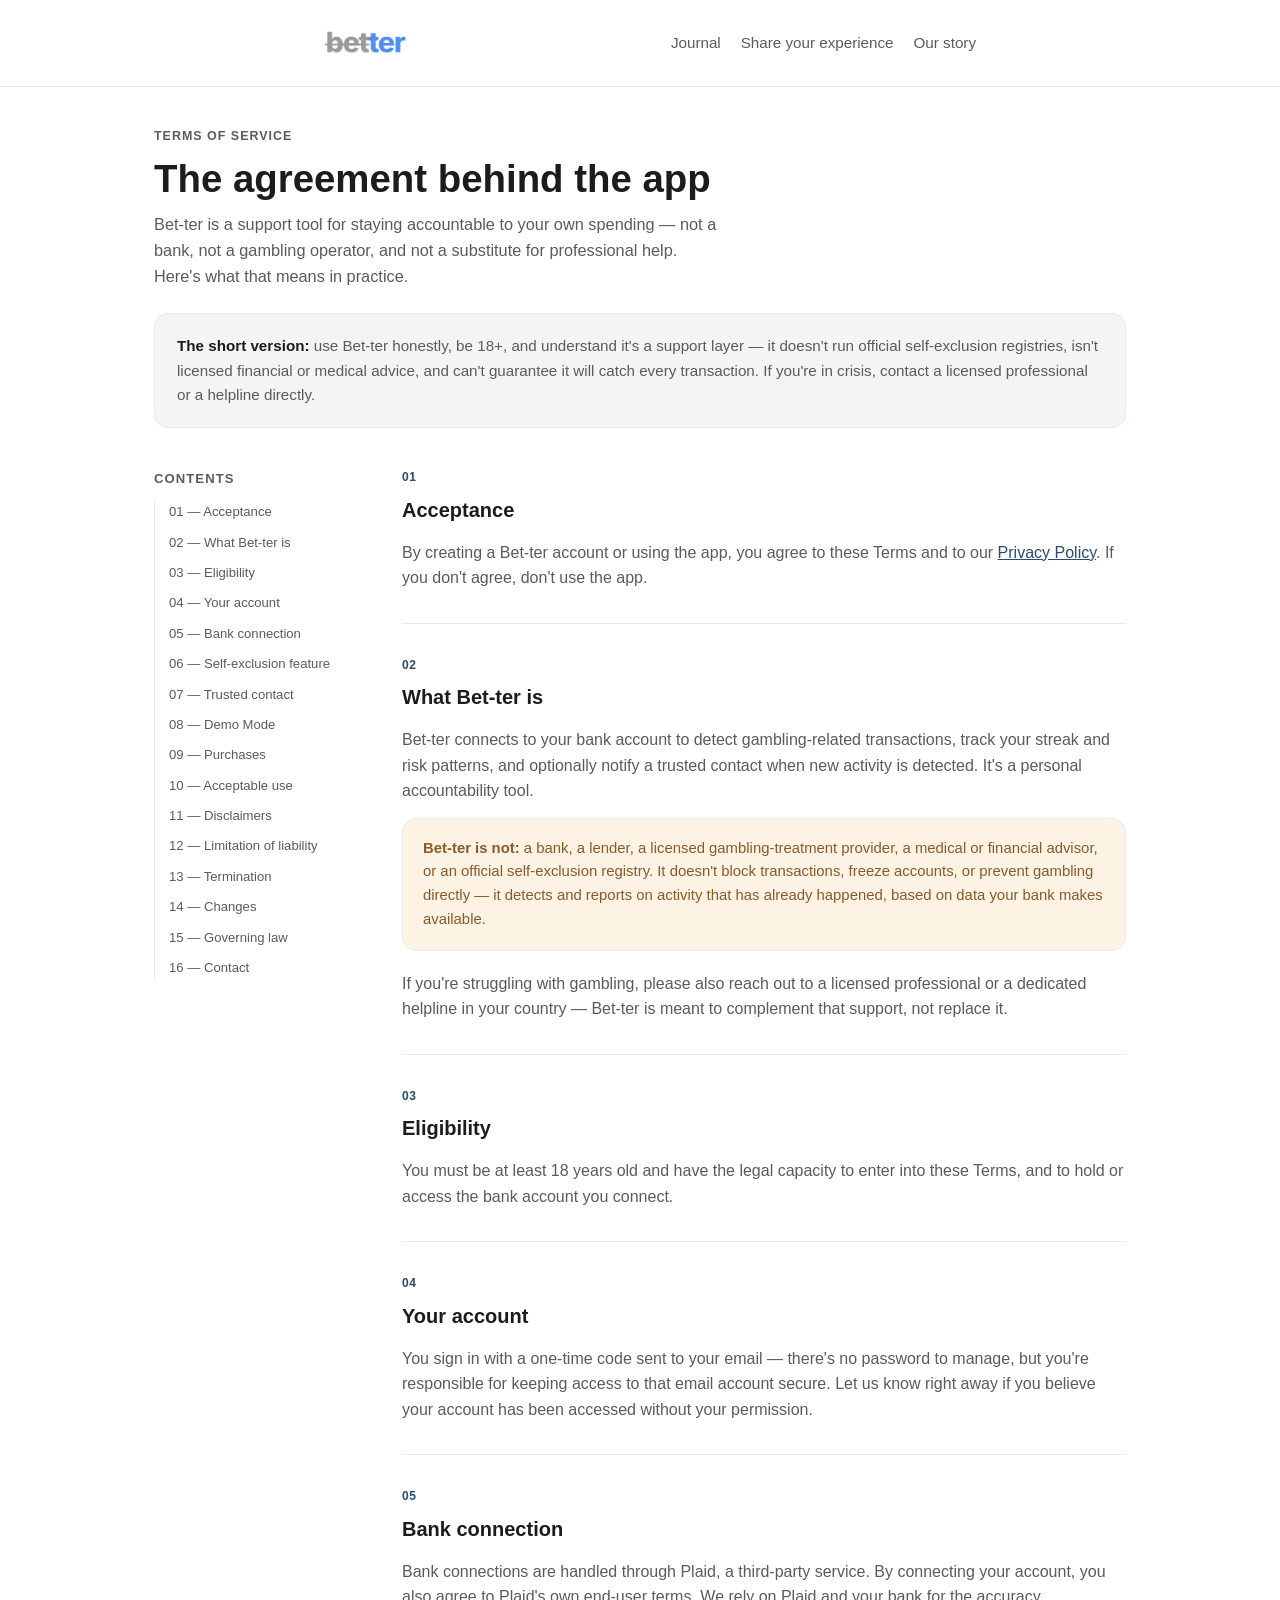
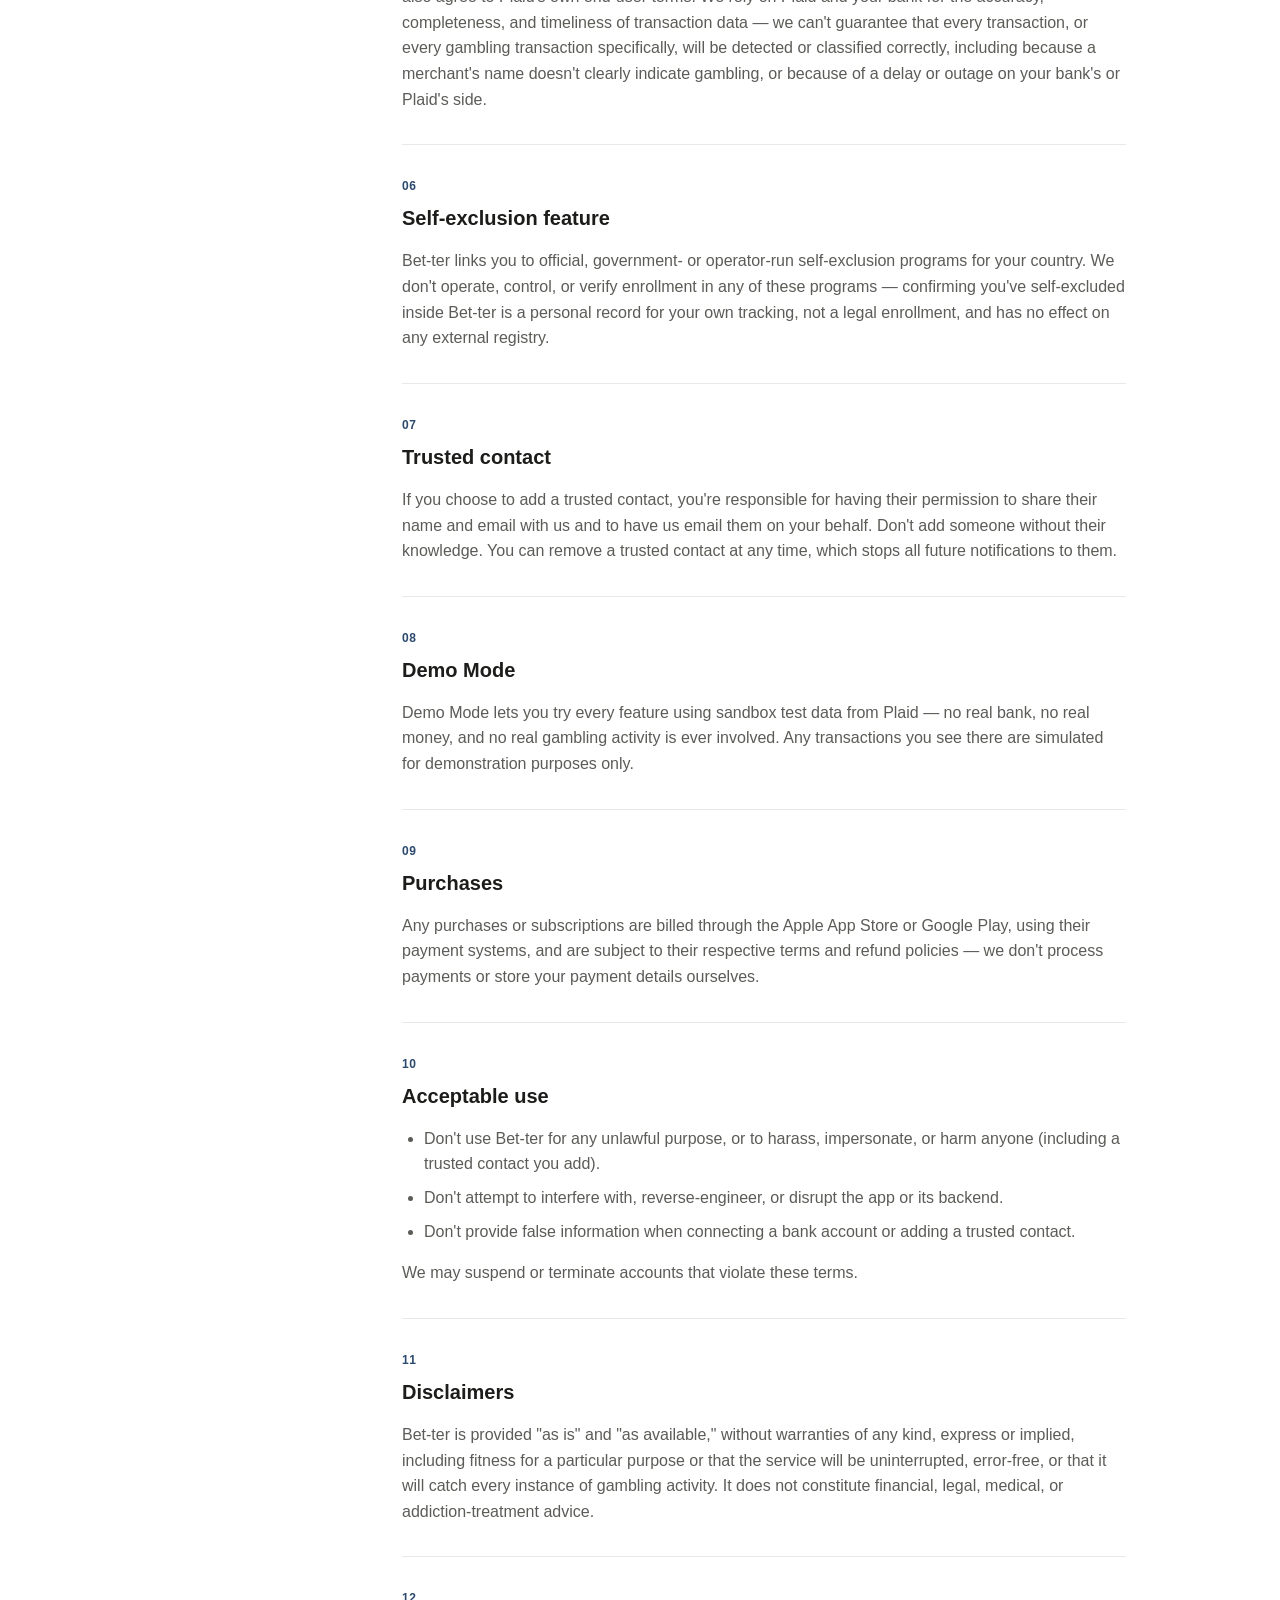
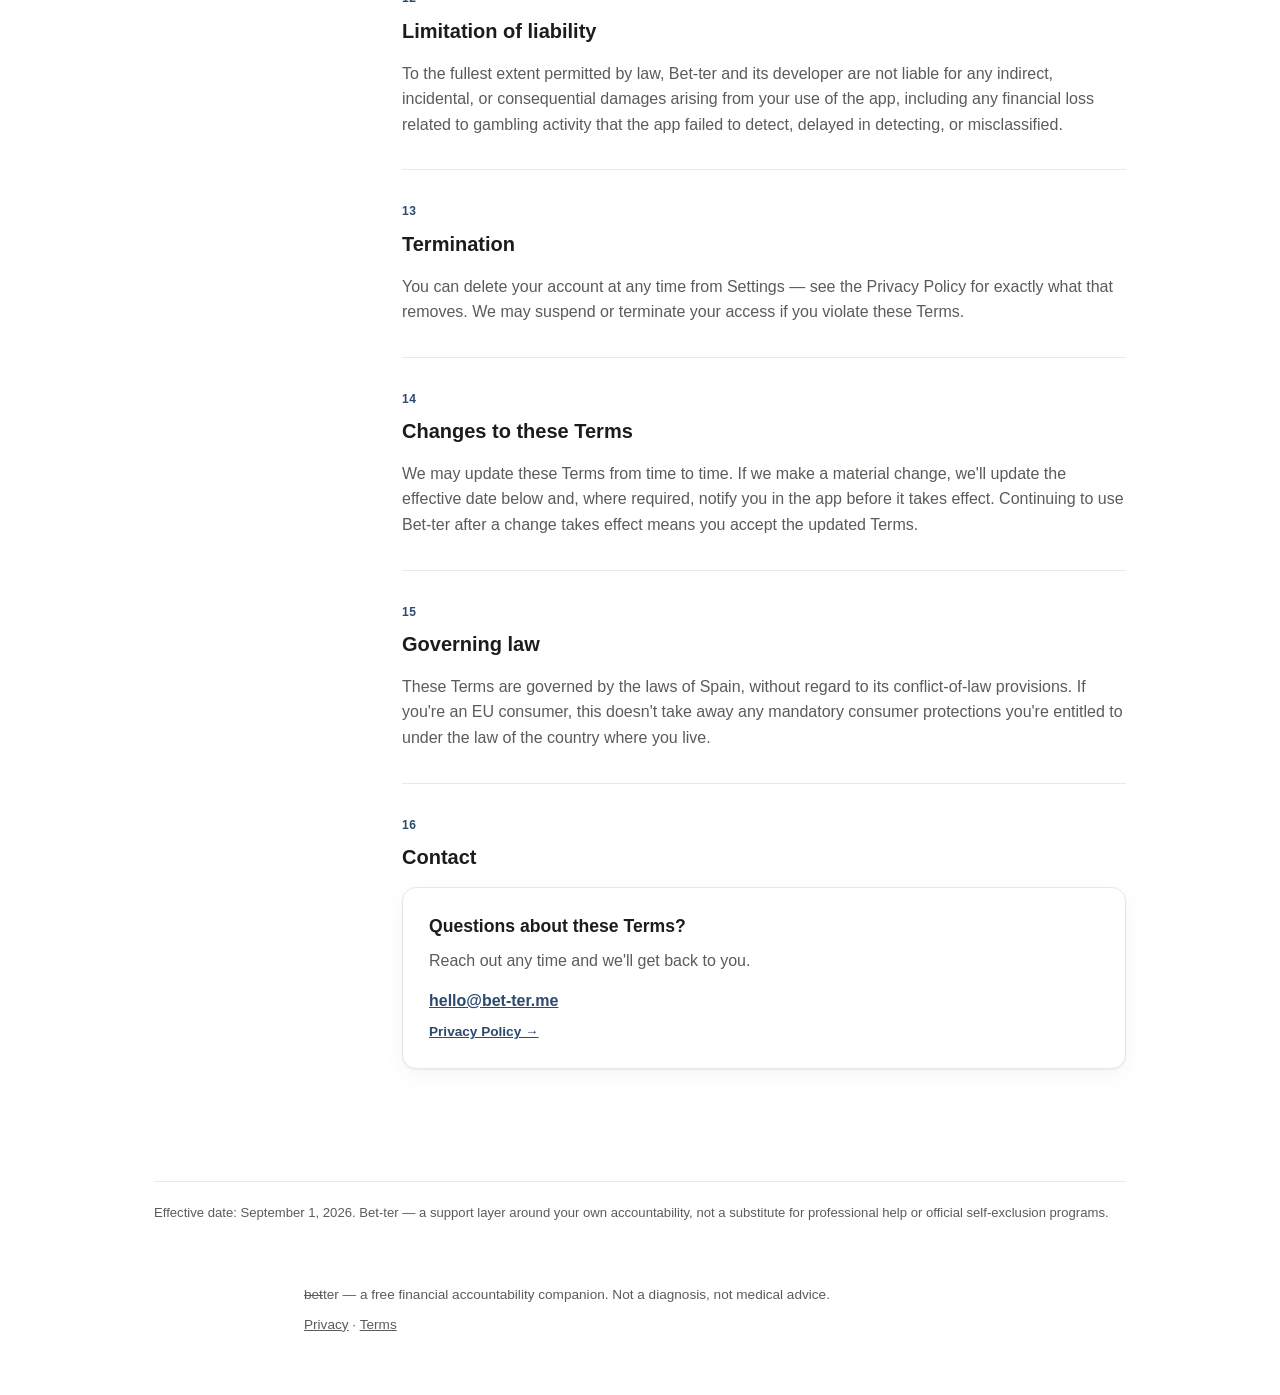
<file: terms.html>
<!DOCTYPE html>
<html lang="en">
<head>
  <meta charset="UTF-8" />
  <meta name="viewport" content="width=device-width, initial-scale=1.0" />
  <title>Terms of Service — B̶e̶t̶ter</title>
  <meta name="description" content="The agreement behind the better app." />
  <link rel="icon" href="assets/favicon.svg" type="image/svg+xml" />
  <link rel="stylesheet" href="styles.css" />
</head>
<body>
  <header class="site">
    <div class="wrap header-row">
      <a class="wordmark" href="index.html">
        <img src="assets/logo-better.png" alt="better" />
      </a>
      <nav class="site-nav">
        <a href="index.html#journal">Journal</a>
        <a href="experiences.html">Share your experience</a>
        <a href="story.html">Our story</a>
      </nav>
    </div>
  </header>

  <main class="wrap-wide">
    <div class="legal-masthead">
      <p class="legal-eyebrow">Terms of Service</p>
      <h1 class="legal-title" id="top">The agreement behind the app</h1>
      <p class="legal-dek">Bet-ter is a support tool for staying accountable to your own spending — not a bank, not a gambling operator, and not a substitute for professional help. Here's what that means in practice.</p>
      <div class="legal-summary">
        <p><strong>The short version:</strong> use Bet-ter honestly, be 18+, and understand it's a support layer — it doesn't run official self-exclusion registries, isn't licensed financial or medical advice, and can't guarantee it will catch every transaction. If you're in crisis, contact a licensed professional or a helpline directly.</p>
      </div>
    </div>

    <div class="legal-grid">
      <nav class="legal-toc" aria-label="Sections">
        <p class="legal-toc-label">Contents</p>
        <ol>
          <li><a href="#acceptance">01 — Acceptance</a></li>
          <li><a href="#what-it-is">02 — What Bet-ter is</a></li>
          <li><a href="#eligibility">03 — Eligibility</a></li>
          <li><a href="#accounts">04 — Your account</a></li>
          <li><a href="#bank">05 — Bank connection</a></li>
          <li><a href="#selfexclusion">06 — Self-exclusion feature</a></li>
          <li><a href="#trustedcontact">07 — Trusted contact</a></li>
          <li><a href="#demo">08 — Demo Mode</a></li>
          <li><a href="#purchases">09 — Purchases</a></li>
          <li><a href="#conduct">10 — Acceptable use</a></li>
          <li><a href="#disclaimer">11 — Disclaimers</a></li>
          <li><a href="#liability">12 — Limitation of liability</a></li>
          <li><a href="#termination">13 — Termination</a></li>
          <li><a href="#changes">14 — Changes</a></li>
          <li><a href="#law">15 — Governing law</a></li>
          <li><a href="#contact">16 — Contact</a></li>
        </ol>
      </nav>

      <div class="legal-body">

        <section id="acceptance">
          <span class="legal-sec-num">01</span>
          <h2>Acceptance</h2>
          <p>By creating a Bet-ter account or using the app, you agree to these Terms and to our <a href="privacy.html">Privacy Policy</a>. If you don't agree, don't use the app.</p>
        </section>

        <section id="what-it-is">
          <span class="legal-sec-num">02</span>
          <h2>What Bet-ter is</h2>
          <p>Bet-ter connects to your bank account to detect gambling-related transactions, track your streak and risk patterns, and optionally notify a trusted contact when new activity is detected. It's a personal accountability tool.</p>
          <div class="legal-warn">
            <p><strong>Bet-ter is not:</strong> a bank, a lender, a licensed gambling-treatment provider, a medical or financial advisor, or an official self-exclusion registry. It doesn't block transactions, freeze accounts, or prevent gambling directly — it detects and reports on activity that has already happened, based on data your bank makes available.</p>
          </div>
          <p>If you're struggling with gambling, please also reach out to a licensed professional or a dedicated helpline in your country — Bet-ter is meant to complement that support, not replace it.</p>
        </section>

        <section id="eligibility">
          <span class="legal-sec-num">03</span>
          <h2>Eligibility</h2>
          <p>You must be at least 18 years old and have the legal capacity to enter into these Terms, and to hold or access the bank account you connect.</p>
        </section>

        <section id="accounts">
          <span class="legal-sec-num">04</span>
          <h2>Your account</h2>
          <p>You sign in with a one-time code sent to your email — there's no password to manage, but you're responsible for keeping access to that email account secure. Let us know right away if you believe your account has been accessed without your permission.</p>
        </section>

        <section id="bank">
          <span class="legal-sec-num">05</span>
          <h2>Bank connection</h2>
          <p>Bank connections are handled through Plaid, a third-party service. By connecting your account, you also agree to Plaid's own end-user terms. We rely on Plaid and your bank for the accuracy, completeness, and timeliness of transaction data — we can't guarantee that every transaction, or every gambling transaction specifically, will be detected or classified correctly, including because a merchant's name doesn't clearly indicate gambling, or because of a delay or outage on your bank's or Plaid's side.</p>
        </section>

        <section id="selfexclusion">
          <span class="legal-sec-num">06</span>
          <h2>Self-exclusion feature</h2>
          <p>Bet-ter links you to official, government- or operator-run self-exclusion programs for your country. We don't operate, control, or verify enrollment in any of these programs — confirming you've self-excluded inside Bet-ter is a personal record for your own tracking, not a legal enrollment, and has no effect on any external registry.</p>
        </section>

        <section id="trustedcontact">
          <span class="legal-sec-num">07</span>
          <h2>Trusted contact</h2>
          <p>If you choose to add a trusted contact, you're responsible for having their permission to share their name and email with us and to have us email them on your behalf. Don't add someone without their knowledge. You can remove a trusted contact at any time, which stops all future notifications to them.</p>
        </section>

        <section id="demo">
          <span class="legal-sec-num">08</span>
          <h2>Demo Mode</h2>
          <p>Demo Mode lets you try every feature using sandbox test data from Plaid — no real bank, no real money, and no real gambling activity is ever involved. Any transactions you see there are simulated for demonstration purposes only.</p>
        </section>

        <section id="purchases">
          <span class="legal-sec-num">09</span>
          <h2>Purchases</h2>
          <p>Any purchases or subscriptions are billed through the Apple App Store or Google Play, using their payment systems, and are subject to their respective terms and refund policies — we don't process payments or store your payment details ourselves.</p>
        </section>

        <section id="conduct">
          <span class="legal-sec-num">10</span>
          <h2>Acceptable use</h2>
          <ul>
            <li>Don't use Bet-ter for any unlawful purpose, or to harass, impersonate, or harm anyone (including a trusted contact you add).</li>
            <li>Don't attempt to interfere with, reverse-engineer, or disrupt the app or its backend.</li>
            <li>Don't provide false information when connecting a bank account or adding a trusted contact.</li>
          </ul>
          <p>We may suspend or terminate accounts that violate these terms.</p>
        </section>

        <section id="disclaimer">
          <span class="legal-sec-num">11</span>
          <h2>Disclaimers</h2>
          <p>Bet-ter is provided "as is" and "as available," without warranties of any kind, express or implied, including fitness for a particular purpose or that the service will be uninterrupted, error-free, or that it will catch every instance of gambling activity. It does not constitute financial, legal, medical, or addiction-treatment advice.</p>
        </section>

        <section id="liability">
          <span class="legal-sec-num">12</span>
          <h2>Limitation of liability</h2>
          <p>To the fullest extent permitted by law, Bet-ter and its developer are not liable for any indirect, incidental, or consequential damages arising from your use of the app, including any financial loss related to gambling activity that the app failed to detect, delayed in detecting, or misclassified.</p>
        </section>

        <section id="termination">
          <span class="legal-sec-num">13</span>
          <h2>Termination</h2>
          <p>You can delete your account at any time from Settings — see the Privacy Policy for exactly what that removes. We may suspend or terminate your access if you violate these Terms.</p>
        </section>

        <section id="changes">
          <span class="legal-sec-num">14</span>
          <h2>Changes to these Terms</h2>
          <p>We may update these Terms from time to time. If we make a material change, we'll update the effective date below and, where required, notify you in the app before it takes effect. Continuing to use Bet-ter after a change takes effect means you accept the updated Terms.</p>
        </section>

        <section id="law">
          <span class="legal-sec-num">15</span>
          <h2>Governing law</h2>
          <p>These Terms are governed by the laws of Spain, without regard to its conflict-of-law provisions. If you're an EU consumer, this doesn't take away any mandatory consumer protections you're entitled to under the law of the country where you live.</p>
        </section>

        <section id="contact">
          <span class="legal-sec-num">16</span>
          <h2>Contact</h2>
          <div class="legal-contact">
            <h2>Questions about these Terms?</h2>
            <p>Reach out any time and we'll get back to you.</p>
            <a href="mailto:hello@bet-ter.me">hello@bet-ter.me</a>
            <div><a class="legal-cross-link" href="privacy.html">Privacy Policy →</a></div>
          </div>
        </section>

      </div>
    </div>

    <p class="legal-footer-note">Effective date: September 1, 2026. Bet-ter — a support layer around your own accountability, not a substitute for professional help or official self-exclusion programs.</p>
  </main>

  <footer class="site">
    <div class="wrap">
      <span class="bet">bet</span><span class="ter">ter</span> — a free financial accountability companion. Not a diagnosis, not medical advice.
      <div class="footer-links"><a href="privacy.html">Privacy</a> · <a href="terms.html">Terms</a></div>
    </div>
  </footer>
</body>
</html>
</file>
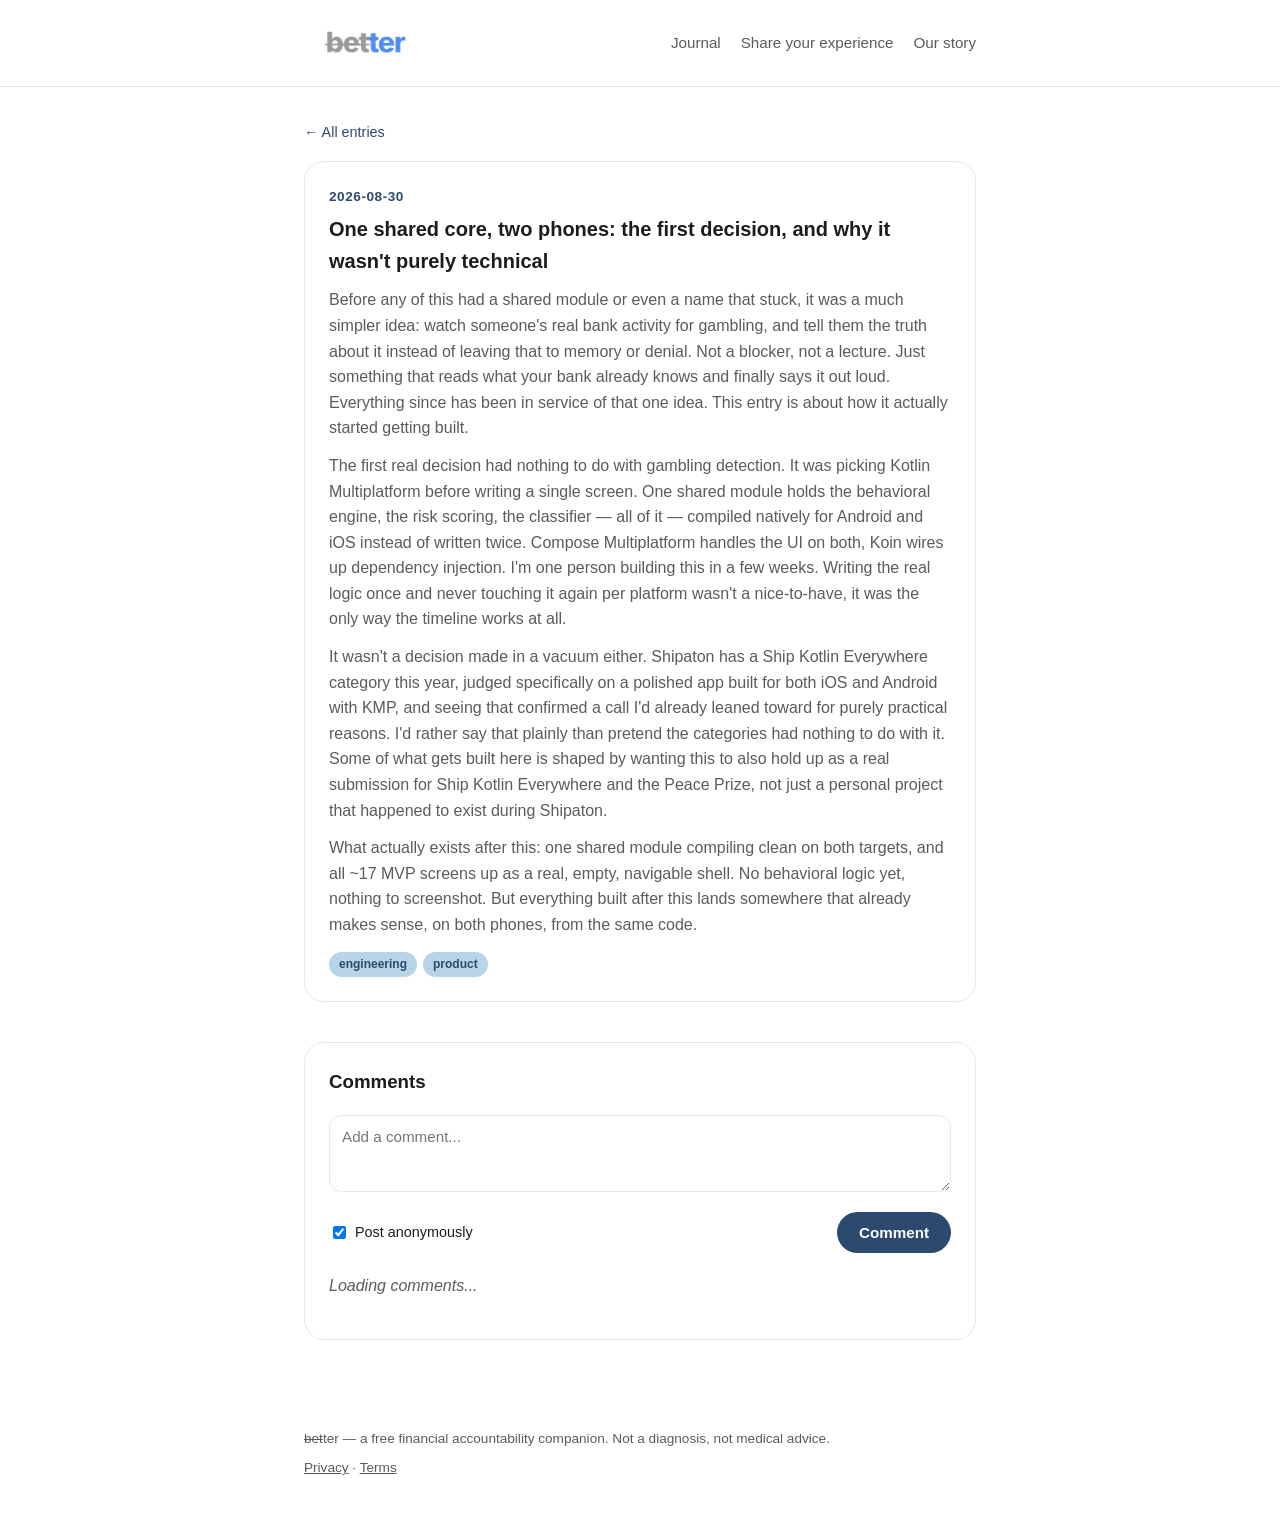
<file: journal/2026-08-30.html>
<!DOCTYPE html>
<html lang="en">
<head>
  <meta charset="UTF-8" />
  <meta name="viewport" content="width=device-width, initial-scale=1.0" />
  <title>One shared core, two phones: the first decision, and why it wasn't purely technical — B̶e̶t̶ter</title>
  <meta name="description" content="Before any of this had a shared module or even a name that stuck, it was a much simpler idea: watch someone's real bank activity for gambling, and tell th…" />
  <link rel="canonical" href="https://bet-ter.me/journal/2026-08-30.html" />
  <meta property="og:type" content="article" />
  <meta property="og:site_name" content="B̶e̶t̶ter — Building in public" />
  <meta property="og:title" content="One shared core, two phones: the first decision, and why it wasn't purely technical" />
  <meta property="og:description" content="Before any of this had a shared module or even a name that stuck, it was a much simpler idea: watch someone's real bank activity for gambling, and tell th…" />
  <meta property="og:url" content="https://bet-ter.me/journal/2026-08-30.html" />
  <meta property="article:published_time" content="2026-08-30" />
  <meta name="twitter:card" content="summary" />
  <meta name="twitter:title" content="One shared core, two phones: the first decision, and why it wasn't purely technical" />
  <meta name="twitter:description" content="Before any of this had a shared module or even a name that stuck, it was a much simpler idea: watch someone's real bank activity for gambling, and tell th…" />
  <link rel="icon" href="../assets/favicon.svg" type="image/svg+xml" />
  <link rel="alternate" type="application/rss+xml" title="B̶e̶t̶ter — Building in public" href="../feed.xml" />
  <link rel="stylesheet" href="../styles.css" />
</head>
<body>
  <header class="site">
    <div class="wrap header-row">
      <a class="wordmark" href="../index.html">
        <img src="../assets/logo-better.png" alt="better" />
      </a>
      <nav class="site-nav">
        <a href="../index.html#journal">Journal</a>
        <a href="../experiences.html">Share your experience</a>
        <a href="../story.html">Our story</a>
      </nav>
    </div>
  </header>

  <main class="wrap">
    <p style="margin: 32px 0 0;">
      <a href="../index.html#journal" style="color: var(--blue-deep); text-decoration: none; font-size: 0.9rem;">&larr; All entries</a>
    </p>
    <article class="card entry" style="margin: 16px 0 40px;">
      <div class="entry-date">2026-08-30</div>
      <h3>One shared core, two phones: the first decision, and why it wasn't purely technical</h3>
      <p>Before any of this had a shared module or even a name that stuck, it was a much simpler idea: watch someone's real bank activity for gambling, and tell them the truth about it instead of leaving that to memory or denial. Not a blocker, not a lecture. Just something that reads what your bank already knows and finally says it out loud. Everything since has been in service of that one idea. This entry is about how it actually started getting built.</p>
      <p>The first real decision had nothing to do with gambling detection. It was picking Kotlin Multiplatform before writing a single screen. One shared module holds the behavioral engine, the risk scoring, the classifier — all of it — compiled natively for Android and iOS instead of written twice. Compose Multiplatform handles the UI on both, Koin wires up dependency injection. I'm one person building this in a few weeks. Writing the real logic once and never touching it again per platform wasn't a nice-to-have, it was the only way the timeline works at all.</p>
      <p>It wasn't a decision made in a vacuum either. Shipaton has a Ship Kotlin Everywhere category this year, judged specifically on a polished app built for both iOS and Android with KMP, and seeing that confirmed a call I'd already leaned toward for purely practical reasons. I'd rather say that plainly than pretend the categories had nothing to do with it. Some of what gets built here is shaped by wanting this to also hold up as a real submission for Ship Kotlin Everywhere and the Peace Prize, not just a personal project that happened to exist during Shipaton.</p>
      <p>What actually exists after this: one shared module compiling clean on both targets, and all ~17 MVP screens up as a real, empty, navigable shell. No behavioral logic yet, nothing to screenshot. But everything built after this lands somewhere that already makes sense, on both phones, from the same code.</p>
      <div class="entry-tags"><span class="tag">engineering</span><span class="tag">product</span></div>
    </article>

    <section class="card" id="journal-comments-section" style="margin: 0 0 40px;">
      <h3 style="margin-top:0;">Comments</h3>
      <form id="journal-comment-form">
        <textarea name="body" required maxlength="2000" rows="3" placeholder="Add a comment..."
          style="width:100%; padding:12px; border-radius:12px; border:1px solid var(--border); font-family:inherit; font-size:0.95rem; resize:vertical;"></textarea>
        <input type="text" name="website" tabindex="-1" autocomplete="off" aria-hidden="true"
          style="position:absolute; left:-9999px; top:-9999px;" />
        <div style="display:flex; align-items:center; gap:12px; margin-top:12px; flex-wrap:wrap;">
          <label style="display:flex; align-items:center; gap:6px; font-size:0.9rem;">
            <input type="checkbox" name="is_anonymous" checked />
            Post anonymously
          </label>
          <input type="text" name="display_name" placeholder="Your name" maxlength="60"
            style="display:none; padding:9px 14px; border-radius:999px; border:1px solid var(--border); font-family:inherit; font-size:0.9rem;" />
          <button type="submit" class="button primary" style="margin-left:auto; border:none; cursor:pointer; font-family:inherit;">Comment</button>
        </div>
      </form>
      <div id="journal-comments-list" data-entry-slug="2026-08-30" style="margin-top:20px;"></div>
    </section>
  </main>

  <footer class="site">
    <div class="wrap">
      <span class="bet">bet</span><span class="ter">ter</span> — a free financial accountability companion. Not a diagnosis, not medical advice.
      <div class="footer-links"><a href="../privacy.html">Privacy</a> · <a href="../terms.html">Terms</a></div>
    </div>
  </footer>

  <script src="../journal-comments.js"></script>
</body>
</html>
</file>
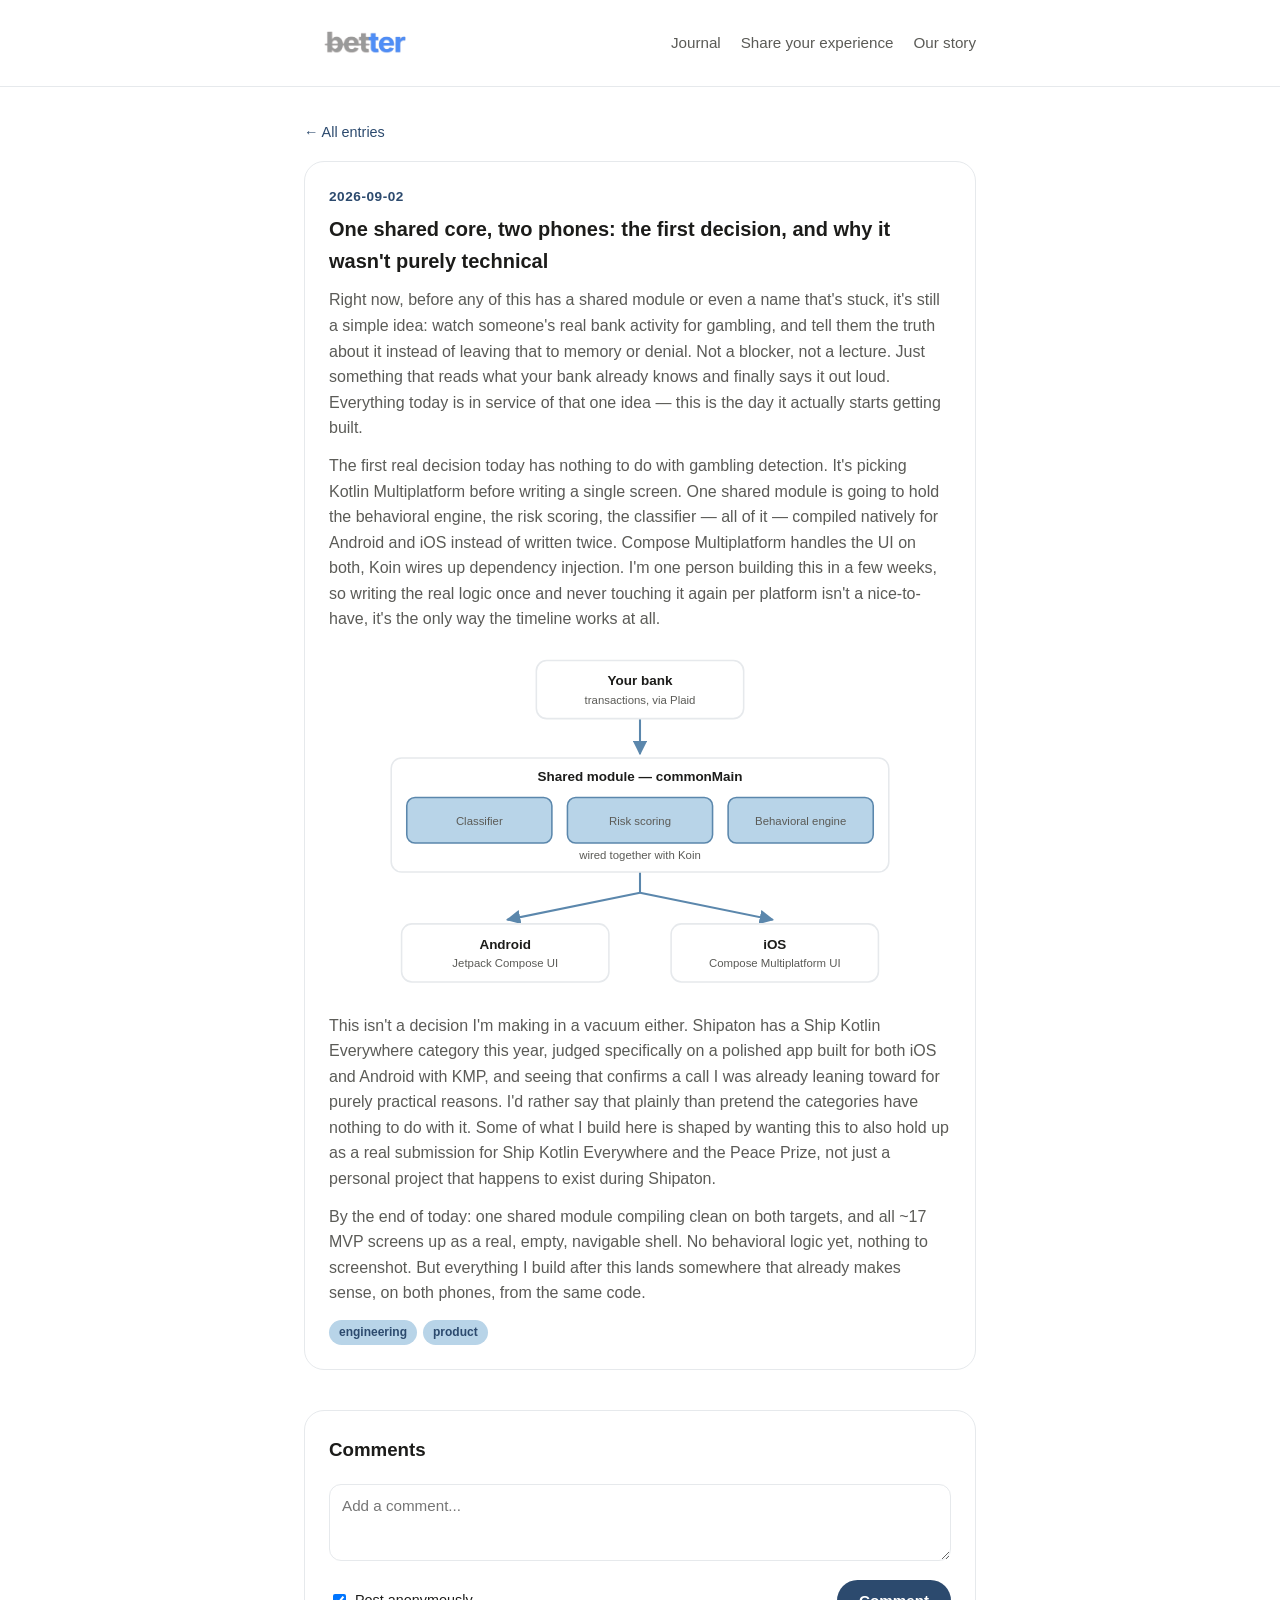
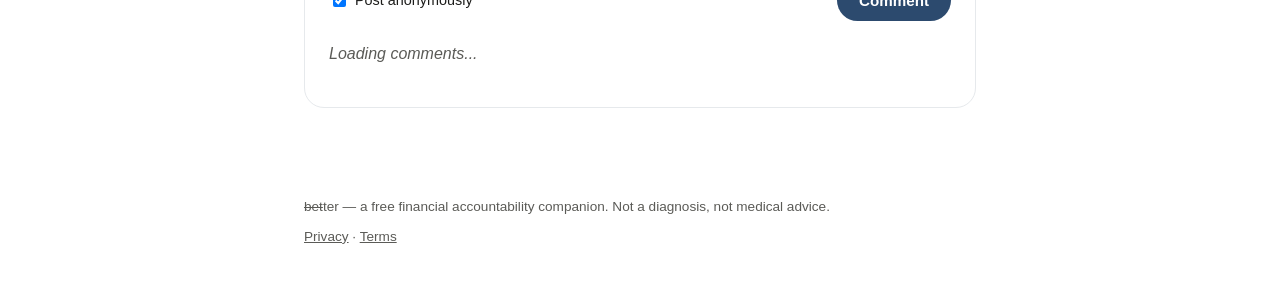
<file: journal/2026-09-02.html>
<!DOCTYPE html>
<html lang="en">
<head>
  <meta charset="UTF-8" />
  <meta name="viewport" content="width=device-width, initial-scale=1.0" />
  <title>One shared core, two phones: the first decision, and why it wasn't purely technical — B̶e̶t̶ter</title>
  <meta name="description" content="Right now, before any of this has a shared module or even a name that's stuck, it's still a simple idea: watch someone's real bank activity for gambling,…" />
  <link rel="canonical" href="https://bet-ter.me/journal/2026-09-02.html" />
  <meta property="og:type" content="article" />
  <meta property="og:site_name" content="B̶e̶t̶ter — Building in public" />
  <meta property="og:title" content="One shared core, two phones: the first decision, and why it wasn't purely technical" />
  <meta property="og:description" content="Right now, before any of this has a shared module or even a name that's stuck, it's still a simple idea: watch someone's real bank activity for gambling,…" />
  <meta property="og:url" content="https://bet-ter.me/journal/2026-09-02.html" />
  <meta property="article:published_time" content="2026-09-02" />
  <meta name="twitter:card" content="summary" />
  <meta name="twitter:title" content="One shared core, two phones: the first decision, and why it wasn't purely technical" />
  <meta name="twitter:description" content="Right now, before any of this has a shared module or even a name that's stuck, it's still a simple idea: watch someone's real bank activity for gambling,…" />
  <link rel="icon" href="../assets/favicon.svg" type="image/svg+xml" />
  <link rel="alternate" type="application/rss+xml" title="B̶e̶t̶ter — Building in public" href="../feed.xml" />
  <link rel="stylesheet" href="../styles.css" />
</head>
<body>
  <header class="site">
    <div class="wrap header-row">
      <a class="wordmark" href="../index.html">
        <img src="../assets/logo-better.png" alt="better" />
      </a>
      <nav class="site-nav">
        <a href="../index.html#journal">Journal</a>
        <a href="../experiences.html">Share your experience</a>
        <a href="../story.html">Our story</a>
      </nav>
    </div>
  </header>

  <main class="wrap">
    <p style="margin: 32px 0 0;">
      <a href="../index.html#journal" style="color: var(--blue-deep); text-decoration: none; font-size: 0.9rem;">&larr; All entries</a>
    </p>
    <article class="card entry" style="margin: 16px 0 40px;">
      <div class="entry-date">2026-09-02</div>
      <h3>One shared core, two phones: the first decision, and why it wasn't purely technical</h3>
      <p>Right now, before any of this has a shared module or even a name that's stuck, it's still a simple idea: watch someone's real bank activity for gambling, and tell them the truth about it instead of leaving that to memory or denial. Not a blocker, not a lecture. Just something that reads what your bank already knows and finally says it out loud. Everything today is in service of that one idea — this is the day it actually starts getting built.</p>
      <p>The first real decision today has nothing to do with gambling detection. It's picking Kotlin Multiplatform before writing a single screen. One shared module is going to hold the behavioral engine, the risk scoring, the classifier — all of it — compiled natively for Android and iOS instead of written twice. Compose Multiplatform handles the UI on both, Koin wires up dependency injection. I'm one person building this in a few weeks, so writing the real logic once and never touching it again per platform isn't a nice-to-have, it's the only way the timeline works at all.</p>
      <p><svg class='arch-diagram' viewBox='0 0 600 340' xmlns='http://www.w3.org/2000/svg' role='img' aria-label='Architecture diagram: bank transaction data flows into a shared Kotlin Multiplatform core (classifier, risk scoring, behavioral engine, wired with Koin), which is consumed separately by the Android app built with Jetpack Compose and the iOS app built with Compose Multiplatform.'><defs><marker id='archArrow' viewBox='0 0 10 10' refX='9' refY='5' markerWidth='7' markerHeight='7' orient='auto-start-reverse'><path d='M0,0 L10,5 L0,10 z' class='arch-arrowhead'></path></marker></defs><line x1='300' y1='72' x2='300' y2='106' class='arch-arrow' marker-end='url(#archArrow)'></line><line x1='300' y1='220' x2='300' y2='240' class='arch-arrow'></line><line x1='300' y1='240' x2='172' y2='266' class='arch-arrow' marker-end='url(#archArrow)'></line><line x1='300' y1='240' x2='428' y2='266' class='arch-arrow' marker-end='url(#archArrow)'></line><rect x='200' y='16' width='200' height='56' rx='10' class='arch-box'></rect><text x='300' y='40' text-anchor='middle' class='arch-label'>Your bank</text><text x='300' y='58' text-anchor='middle' class='arch-sublabel'>transactions, via Plaid</text><rect x='60' y='110' width='480' height='110' rx='10' class='arch-box'></rect><text x='300' y='132' text-anchor='middle' class='arch-label'>Shared module — commonMain</text><rect x='75' y='148' width='140' height='44' rx='8' class='arch-box-accent'></rect><text x='145' y='175' text-anchor='middle' class='arch-sublabel'>Classifier</text><rect x='230' y='148' width='140' height='44' rx='8' class='arch-box-accent'></rect><text x='300' y='175' text-anchor='middle' class='arch-sublabel'>Risk scoring</text><rect x='385' y='148' width='140' height='44' rx='8' class='arch-box-accent'></rect><text x='455' y='175' text-anchor='middle' class='arch-sublabel'>Behavioral engine</text><text x='300' y='207' text-anchor='middle' class='arch-sublabel'>wired together with Koin</text><rect x='70' y='270' width='200' height='56' rx='10' class='arch-box'></rect><text x='170' y='294' text-anchor='middle' class='arch-label'>Android</text><text x='170' y='312' text-anchor='middle' class='arch-sublabel'>Jetpack Compose UI</text><rect x='330' y='270' width='200' height='56' rx='10' class='arch-box'></rect><text x='430' y='294' text-anchor='middle' class='arch-label'>iOS</text><text x='430' y='312' text-anchor='middle' class='arch-sublabel'>Compose Multiplatform UI</text></svg></p>
      <p>This isn't a decision I'm making in a vacuum either. Shipaton has a Ship Kotlin Everywhere category this year, judged specifically on a polished app built for both iOS and Android with KMP, and seeing that confirms a call I was already leaning toward for purely practical reasons. I'd rather say that plainly than pretend the categories have nothing to do with it. Some of what I build here is shaped by wanting this to also hold up as a real submission for Ship Kotlin Everywhere and the Peace Prize, not just a personal project that happens to exist during Shipaton.</p>
      <p>By the end of today: one shared module compiling clean on both targets, and all ~17 MVP screens up as a real, empty, navigable shell. No behavioral logic yet, nothing to screenshot. But everything I build after this lands somewhere that already makes sense, on both phones, from the same code.</p>
      <div class="entry-tags"><span class="tag">engineering</span><span class="tag">product</span></div>
    </article>

    <section class="card" id="journal-comments-section" style="margin: 0 0 40px;">
      <h3 style="margin-top:0;">Comments</h3>
      <form id="journal-comment-form">
        <textarea name="body" required maxlength="2000" rows="3" placeholder="Add a comment..."
          style="width:100%; padding:12px; border-radius:12px; border:1px solid var(--border); font-family:inherit; font-size:0.95rem; resize:vertical;"></textarea>
        <input type="text" name="website" tabindex="-1" autocomplete="off" aria-hidden="true"
          style="position:absolute; left:-9999px; top:-9999px;" />
        <div style="display:flex; align-items:center; gap:12px; margin-top:12px; flex-wrap:wrap;">
          <label style="display:flex; align-items:center; gap:6px; font-size:0.9rem;">
            <input type="checkbox" name="is_anonymous" checked />
            Post anonymously
          </label>
          <input type="text" name="display_name" placeholder="Your name" maxlength="60"
            style="display:none; padding:9px 14px; border-radius:999px; border:1px solid var(--border); font-family:inherit; font-size:0.9rem;" />
          <button type="submit" class="button primary" style="margin-left:auto; border:none; cursor:pointer; font-family:inherit;">Comment</button>
        </div>
      </form>
      <div id="journal-comments-list" data-entry-slug="2026-09-02" style="margin-top:20px;"></div>
    </section>
  </main>

  <footer class="site">
    <div class="wrap">
      <span class="bet">bet</span><span class="ter">ter</span> — a free financial accountability companion. Not a diagnosis, not medical advice.
      <div class="footer-links"><a href="../privacy.html">Privacy</a> · <a href="../terms.html">Terms</a></div>
    </div>
  </footer>

  <script src="../journal-comments.js"></script>
</body>
</html>
</file>
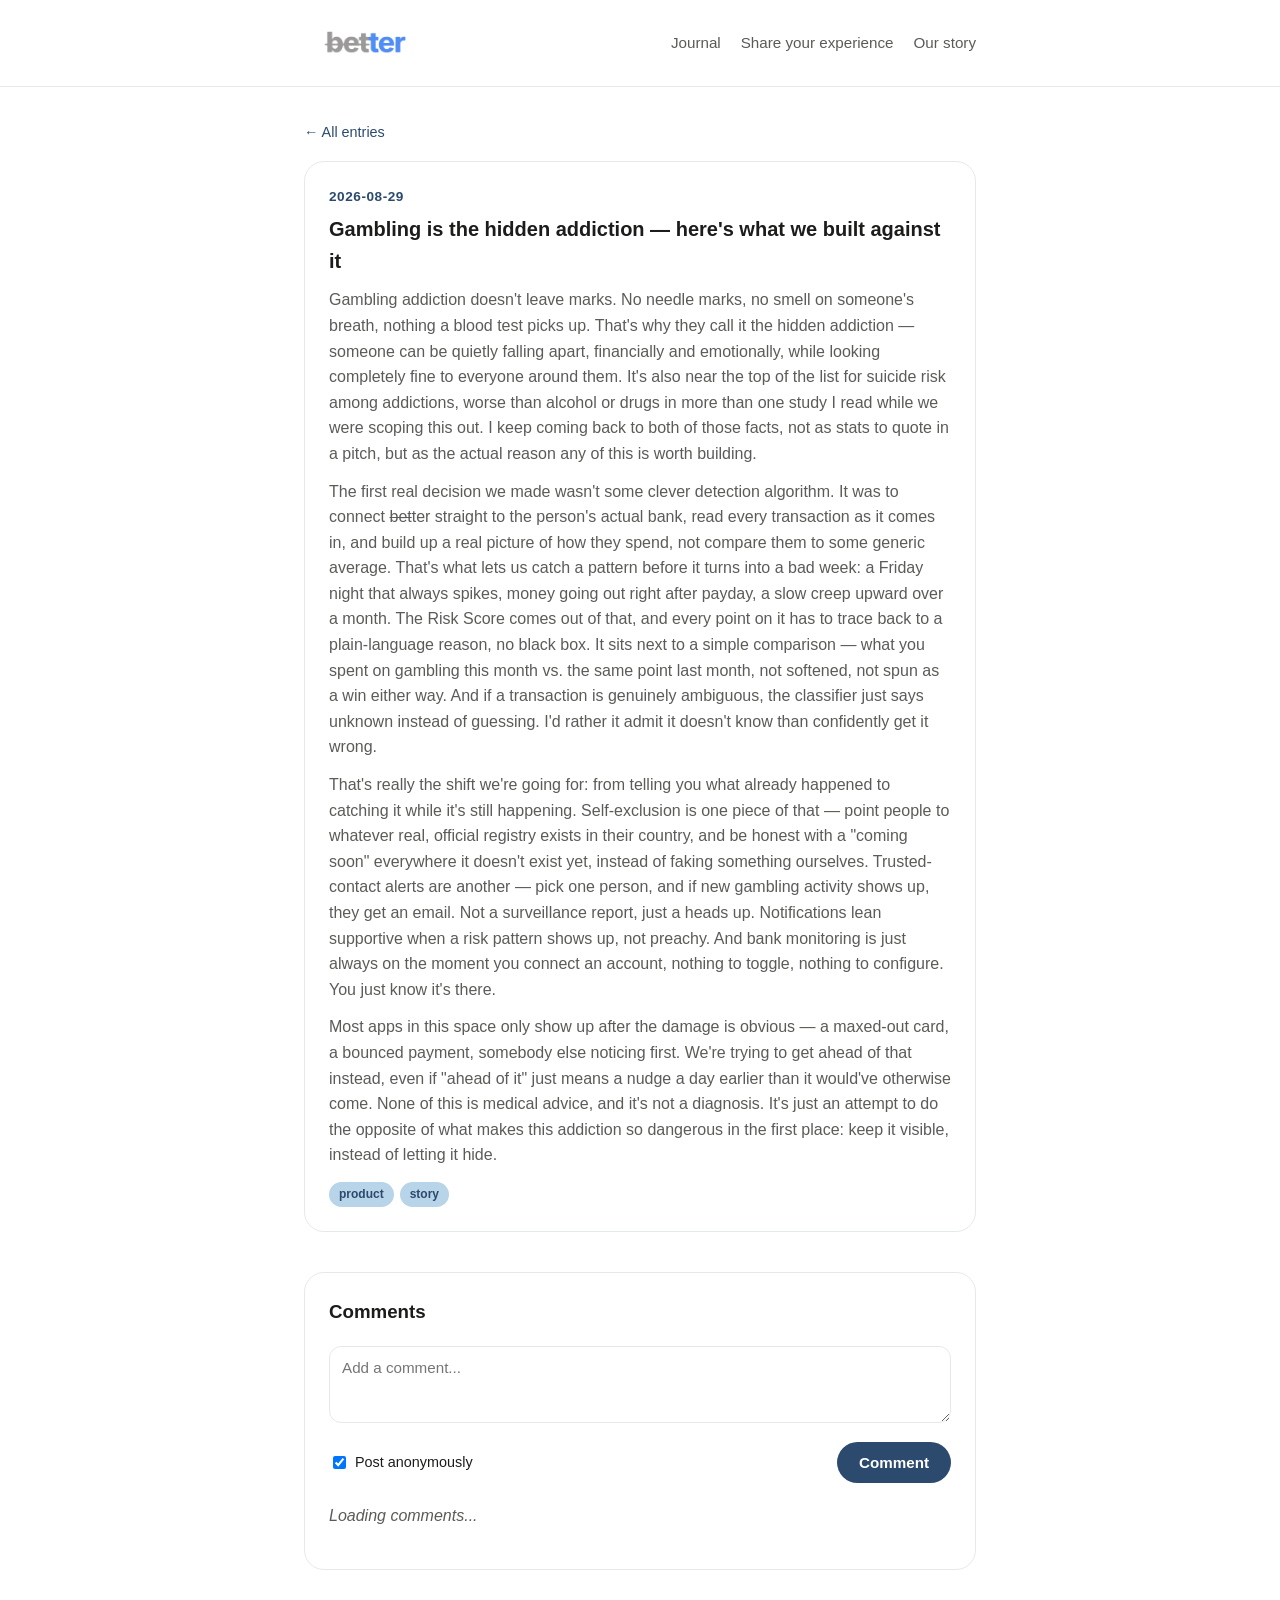
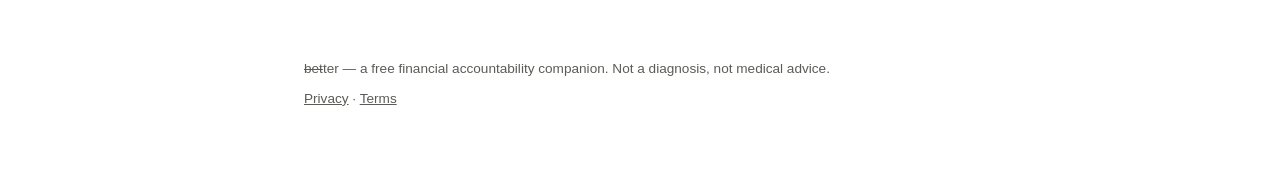
<file: journal/intro.html>
<!DOCTYPE html>
<html lang="en">
<head>
  <meta charset="UTF-8" />
  <meta name="viewport" content="width=device-width, initial-scale=1.0" />
  <title>Gambling is the hidden addiction — here's what we built against it — B̶e̶t̶ter</title>
  <meta name="description" content="Gambling addiction doesn't leave marks. No needle marks, no smell on someone's breath, nothing a blood test picks up. That's why they call it the hidden a…" />
  <link rel="canonical" href="https://bet-ter.me/journal/intro.html" />
  <meta property="og:type" content="article" />
  <meta property="og:site_name" content="B̶e̶t̶ter — Building in public" />
  <meta property="og:title" content="Gambling is the hidden addiction — here's what we built against it" />
  <meta property="og:description" content="Gambling addiction doesn't leave marks. No needle marks, no smell on someone's breath, nothing a blood test picks up. That's why they call it the hidden a…" />
  <meta property="og:url" content="https://bet-ter.me/journal/intro.html" />
  <meta property="article:published_time" content="2026-08-29" />
  <meta name="twitter:card" content="summary" />
  <meta name="twitter:title" content="Gambling is the hidden addiction — here's what we built against it" />
  <meta name="twitter:description" content="Gambling addiction doesn't leave marks. No needle marks, no smell on someone's breath, nothing a blood test picks up. That's why they call it the hidden a…" />
  <link rel="icon" href="../assets/favicon.svg" type="image/svg+xml" />
  <link rel="alternate" type="application/rss+xml" title="B̶e̶t̶ter — Building in public" href="../feed.xml" />
  <link rel="stylesheet" href="../styles.css" />
</head>
<body>
  <header class="site">
    <div class="wrap header-row">
      <a class="wordmark" href="../index.html">
        <img src="../assets/logo-better.png" alt="better" />
      </a>
      <nav class="site-nav">
        <a href="../index.html#journal">Journal</a>
        <a href="../experiences.html">Share your experience</a>
        <a href="../story.html">Our story</a>
      </nav>
    </div>
  </header>

  <main class="wrap">
    <p style="margin: 32px 0 0;">
      <a href="../index.html#journal" style="color: var(--blue-deep); text-decoration: none; font-size: 0.9rem;">&larr; All entries</a>
    </p>
    <article class="card entry" style="margin: 16px 0 40px;">
      <div class="entry-date">2026-08-29</div>
      <h3>Gambling is the hidden addiction — here's what we built against it</h3>
      <p>Gambling addiction doesn't leave marks. No needle marks, no smell on someone's breath, nothing a blood test picks up. That's why they call it the hidden addiction — someone can be quietly falling apart, financially and emotionally, while looking completely fine to everyone around them. It's also near the top of the list for suicide risk among addictions, worse than alcohol or drugs in more than one study I read while we were scoping this out. I keep coming back to both of those facts, not as stats to quote in a pitch, but as the actual reason any of this is worth building.</p>
      <p>The first real decision we made wasn't some clever detection algorithm. It was to connect <span class="bet">bet</span><span class="ter">ter</span> straight to the person's actual bank, read every transaction as it comes in, and build up a real picture of how they spend, not compare them to some generic average. That's what lets us catch a pattern before it turns into a bad week: a Friday night that always spikes, money going out right after payday, a slow creep upward over a month. The Risk Score comes out of that, and every point on it has to trace back to a plain-language reason, no black box. It sits next to a simple comparison — what you spent on gambling this month vs. the same point last month, not softened, not spun as a win either way. And if a transaction is genuinely ambiguous, the classifier just says unknown instead of guessing. I'd rather it admit it doesn't know than confidently get it wrong.</p>
      <p>That's really the shift we're going for: from telling you what already happened to catching it while it's still happening. Self-exclusion is one piece of that — point people to whatever real, official registry exists in their country, and be honest with a "coming soon" everywhere it doesn't exist yet, instead of faking something ourselves. Trusted-contact alerts are another — pick one person, and if new gambling activity shows up, they get an email. Not a surveillance report, just a heads up. Notifications lean supportive when a risk pattern shows up, not preachy. And bank monitoring is just always on the moment you connect an account, nothing to toggle, nothing to configure. You just know it's there.</p>
      <p>Most apps in this space only show up after the damage is obvious — a maxed-out card, a bounced payment, somebody else noticing first. We're trying to get ahead of that instead, even if "ahead of it" just means a nudge a day earlier than it would've otherwise come. None of this is medical advice, and it's not a diagnosis. It's just an attempt to do the opposite of what makes this addiction so dangerous in the first place: keep it visible, instead of letting it hide.</p>
      <div class="entry-tags"><span class="tag">product</span><span class="tag">story</span></div>
    </article>

    <section class="card" id="journal-comments-section" style="margin: 0 0 40px;">
      <h3 style="margin-top:0;">Comments</h3>
      <form id="journal-comment-form">
        <textarea name="body" required maxlength="2000" rows="3" placeholder="Add a comment..."
          style="width:100%; padding:12px; border-radius:12px; border:1px solid var(--border); font-family:inherit; font-size:0.95rem; resize:vertical;"></textarea>
        <input type="text" name="website" tabindex="-1" autocomplete="off" aria-hidden="true"
          style="position:absolute; left:-9999px; top:-9999px;" />
        <div style="display:flex; align-items:center; gap:12px; margin-top:12px; flex-wrap:wrap;">
          <label style="display:flex; align-items:center; gap:6px; font-size:0.9rem;">
            <input type="checkbox" name="is_anonymous" checked />
            Post anonymously
          </label>
          <input type="text" name="display_name" placeholder="Your name" maxlength="60"
            style="display:none; padding:9px 14px; border-radius:999px; border:1px solid var(--border); font-family:inherit; font-size:0.9rem;" />
          <button type="submit" class="button primary" style="margin-left:auto; border:none; cursor:pointer; font-family:inherit;">Comment</button>
        </div>
      </form>
      <div id="journal-comments-list" data-entry-slug="intro" style="margin-top:20px;"></div>
    </section>
  </main>

  <footer class="site">
    <div class="wrap">
      <span class="bet">bet</span><span class="ter">ter</span> — a free financial accountability companion. Not a diagnosis, not medical advice.
      <div class="footer-links"><a href="../privacy.html">Privacy</a> · <a href="../terms.html">Terms</a></div>
    </div>
  </footer>

  <script src="../journal-comments.js"></script>
</body>
</html>
</file>
<file: styles.css>
:root {
  --blue-deep: #2c4a6e;
  --blue-mid: #5b87ac;
  --blue-soft: #b8d4e8;
  --white: #ffffff;
  --border: #e6e9ec;
  --ink: #1c1c1a;
  --ink-soft: #5b5b57;
  --max-width: 720px;
}

* {
  box-sizing: border-box;
}

html {
  scroll-behavior: smooth;
}

body {
  margin: 0;
  background: var(--white);
  color: var(--ink);
  font-family: -apple-system, BlinkMacSystemFont, "Segoe UI", Roboto, Helvetica, Arial, sans-serif;
  line-height: 1.6;
}

a {
  color: var(--blue-deep);
}

.wrap {
  max-width: var(--max-width);
  margin: 0 auto;
  padding: 0 24px;
}

header.site {
  position: sticky;
  top: 0;
  z-index: 50;
  background: var(--white);
  padding: 20px 0;
  border-bottom: 1px solid var(--border);
}

.header-row {
  display: flex;
  align-items: center;
  justify-content: space-between;
}

.wordmark {
  display: inline-block;
  line-height: 0;
}

.wordmark img {
  height: 46px;
  width: auto;
  display: block;
}

/* Plain body-text mentions of the name: just a strike on "bet", no color change. */
.bet {
  text-decoration: line-through;
  text-decoration-thickness: 0.09em;
  text-decoration-skip-ink: none;
}

nav.site-nav {
  display: flex;
  gap: 20px;
  font-size: 0.95rem;
}

nav.site-nav a {
  text-decoration: none;
  color: var(--ink-soft);
}

nav.site-nav a:hover {
  color: var(--blue-deep);
}

.badge {
  display: inline-block;
  background: var(--blue-deep);
  color: var(--white);
  font-size: 0.78rem;
  font-weight: 600;
  letter-spacing: 0.02em;
  padding: 6px 14px;
  border-radius: 999px;
  margin-bottom: 20px;
}

.hero {
  padding: 40px 0 56px;
}

.hero h1 {
  font-size: 2.4rem;
  line-height: 1.2;
  margin: 0 0 18px;
  font-weight: 650;
}

.hero p.lede {
  font-size: 1.15rem;
  color: var(--ink-soft);
  max-width: 56ch;
}

.store-badges {
  display: flex;
  flex-direction: row;
  flex-wrap: wrap;
  justify-content: center;
  gap: 14px;
  width: fit-content;
  margin: 0 auto;
}

/* Plain, non-interactive badges -- deliberately not links, the app isn't
   live on either store yet. Styled to read as familiar store badges (dark
   pill, store icon, two-line label) with a "Coming Soon!" ribbon banner
   across the corner, since neither link goes anywhere yet. */
.store-pill {
  position: relative;
  overflow: hidden;
  display: inline-flex;
  align-items: center;
  gap: 12px;
  width: 190px;
  height: 56px;
  padding: 0 16px;
  background: linear-gradient(180deg, #333 0%, #000 55%);
  border-radius: 12px;
  box-shadow: 0 4px 12px rgba(0, 0, 0, 0.25);
  cursor: default;
}

.store-icon {
  width: 26px;
  height: 26px;
  flex-shrink: 0;
}

.play-icon {
  clip-path: polygon(15% 4%, 15% 96%, 90% 50%);
  background: conic-gradient(from 200deg at 30% 50%, #00d2ff, #3ae374, #ffcc00, #ff4757, #00d2ff);
}

.store-text {
  display: flex;
  flex-direction: column;
  line-height: 1.2;
}

.store-text-small {
  font-size: 0.62rem;
  color: #cfcfcf;
  text-transform: uppercase;
  letter-spacing: 0.03em;
}

.store-text-big {
  font-size: 1.05rem;
  font-weight: 600;
  color: #fff;
}

/* Anchored to the right (not the left, where the store icon sits) so it
   only clips the tail of the label text, never the logo. */
.ribbon {
  position: absolute;
  top: 10px;
  right: -30px;
  width: 120px;
  transform: rotate(35deg);
  transform-origin: center;
  background: linear-gradient(135deg, #ffa73d, #ff7a1a);
  color: #fff;
  font-size: 0.64rem;
  font-weight: 700;
  letter-spacing: 0.02em;
  text-align: center;
  padding: 3px 0;
  box-shadow: 0 2px 4px rgba(0, 0, 0, 0.35);
}

.card {
  background: var(--white);
  border-radius: 20px;
  padding: 24px;
  margin-bottom: 18px;
  border: 1px solid var(--border);
}

.entry-date {
  font-size: 0.85rem;
  color: var(--blue-deep);
  font-weight: 600;
  text-transform: uppercase;
  letter-spacing: 0.04em;
  margin-bottom: 6px;
}

.entry h3 {
  margin: 0 0 10px;
  font-size: 1.25rem;
}

.entry-title-link {
  color: inherit;
  text-decoration: none;
}

.entry-title-link:hover {
  text-decoration: underline;
}

.entry p {
  margin: 0 0 12px;
  color: var(--ink-soft);
}

/* Inline architecture/technical diagrams embedded in a journal entry's body. */
.arch-diagram {
  display: block;
  width: 100%;
  height: auto;
  margin: 4px 0 16px;
}
.arch-box {
  fill: var(--white);
  stroke: var(--border);
  stroke-width: 1.5px;
}
.arch-box-accent {
  fill: var(--blue-soft);
  stroke: var(--blue-mid);
  stroke-width: 1.5px;
}
.arch-label {
  font: 600 13px -apple-system, "Segoe UI", sans-serif;
  fill: var(--ink);
}
.arch-sublabel {
  font: 500 11px -apple-system, "Segoe UI", sans-serif;
  fill: var(--ink-soft);
}
.arch-arrow {
  stroke: var(--blue-mid);
  stroke-width: 2px;
  fill: none;
}
.arch-arrowhead {
  fill: var(--blue-mid);
}

.tag {
  display: inline-block;
  font-size: 0.75rem;
  background: var(--blue-soft);
  color: var(--blue-deep);
  padding: 3px 10px;
  border-radius: 999px;
  margin-right: 6px;
  font-weight: 600;
}

.read-more-btn {
  display: inline-block;
  background: none;
  border: none;
  color: var(--blue-deep);
  font-weight: 600;
  font-size: 0.85rem;
  padding: 0;
  margin-bottom: 12px;
  cursor: pointer;
  font-family: inherit;
  text-decoration: none;
}

.read-more-btn:hover {
  text-decoration: underline;
}

.comments-count-link:hover {
  text-decoration: underline;
}

.button {
  display: inline-block;
  text-decoration: none;
  font-weight: 600;
  padding: 12px 22px;
  border-radius: 999px;
  font-size: 0.95rem;
}

.button.primary {
  background: var(--blue-deep);
  color: var(--white);
}

.button.secondary {
  background: transparent;
  color: var(--blue-deep);
  border: 1px solid var(--blue-mid);
}

footer.site {
  padding: 48px 0 60px;
  color: var(--ink-soft);
  font-size: 0.85rem;
}

.empty-state {
  color: var(--ink-soft);
  font-style: italic;
}

.subscribe-bar {
  display: flex;
  align-items: center;
  gap: 12px;
  flex-wrap: wrap;
  background: var(--blue-deep);
  border-radius: 999px;
  padding: 10px 10px 10px 22px;
  margin-top: 16px;
}

.subscribe-bar-label {
  flex: 1;
  min-width: 160px;
  color: var(--blue-soft);
  font-size: 0.88rem;
  font-weight: 600;
}

.subscribe-bar input[type="email"] {
  flex: 1;
  min-width: 160px;
  padding: 9px 16px;
  border-radius: 999px;
  border: none;
  font-size: 0.88rem;
  font-family: inherit;
}

.subscribe-bar button {
  background: var(--blue-soft);
  color: var(--blue-deep);
  border: none;
  font-weight: 600;
  padding: 9px 20px;
  border-radius: 999px;
  font-size: 0.88rem;
  cursor: pointer;
  font-family: inherit;
  white-space: nowrap;
}

@media (prefers-color-scheme: dark) {
  body {
    background: var(--blue-deep);
    color: var(--white);
  }
  a {
    color: var(--blue-soft);
  }
  header.site {
    background: var(--blue-deep);
    border-bottom-color: #3d5d82;
  }
  .card {
    background: #1a2c3d;
    border-color: #2a4560;
  }
  .arch-box {
    fill: #1a2c3d;
    stroke: #2a4560;
  }
  .arch-box-accent {
    fill: #223954;
    stroke: var(--blue-mid);
  }
  .arch-label {
    fill: var(--white);
  }
  .arch-sublabel {
    fill: var(--blue-soft);
  }
  .arch-arrow,
  .arch-arrowhead {
    stroke: var(--blue-soft);
    fill: var(--blue-soft);
  }
  nav.site-nav a {
    color: var(--blue-mid);
  }
  .hero p.lede,
  .entry p,
  footer.site {
    color: var(--blue-mid);
  }
  .entry-date {
    color: var(--blue-soft);
  }
  .read-more-btn {
    color: var(--blue-soft);
  }
  .tag {
    background: #223954;
    color: var(--blue-soft);
  }
  .button.primary {
    background: var(--blue-soft);
    color: var(--blue-deep);
  }
  .button.secondary {
    color: var(--blue-soft);
    border-color: var(--blue-mid);
  }
  .legal-summary,
  .legal-warn,
  .legal-contact {
    background: #1a2c3d;
    border-color: #2a4560;
  }
  .legal-warn p,
  .legal-warn strong {
    color: #e3b98a;
  }
  .legal-eyebrow,
  .legal-dek,
  .legal-toc-label,
  .legal-toc a,
  .legal-body p,
  .legal-body ul,
  .legal-table th,
  .legal-footer-note {
    color: var(--blue-mid);
  }
  .legal-summary p,
  .legal-summary strong,
  .legal-table td {
    color: var(--white);
  }
  .legal-sec-num {
    color: var(--blue-soft);
  }
  .legal-toc a:hover {
    color: var(--blue-soft);
  }
  .legal-body section,
  .legal-toc ol,
  .legal-table th,
  .legal-table td,
  .legal-footer-note {
    border-color: #2a4560;
  }
}

/* Legal pages (privacy.html, terms.html): a wider two-column layout with a
   sticky table of contents, distinct from the narrow single-column .wrap
   the rest of the site uses. */
.wrap-wide {
  max-width: 1020px;
  margin: 0 auto;
  padding: 0 24px;
}

.legal-masthead {
  padding-top: 40px;
}

.legal-eyebrow {
  font-size: 0.78rem;
  letter-spacing: 0.08em;
  text-transform: uppercase;
  color: var(--ink-soft);
  font-weight: 600;
  margin: 0 0 10px;
}

.legal-title {
  font-size: clamp(1.8rem, 4vw, 2.4rem);
  line-height: 1.15;
  margin: 0 0 10px;
}

.legal-dek {
  color: var(--ink-soft);
  font-size: 1.02rem;
  max-width: 62ch;
  margin: 0 0 24px;
}

.legal-summary {
  background: rgba(44, 74, 110, 0.06);
  border: 1px solid var(--border);
  border-radius: 14px;
  padding: 20px 22px;
  margin-bottom: 40px;
}
.legal-summary p {
  margin: 0 0 10px;
  font-size: 0.95rem;
  color: var(--ink-soft);
}
.legal-summary p:last-child {
  margin-bottom: 0;
}
.legal-summary strong {
  color: var(--ink);
}

.legal-grid {
  display: grid;
  grid-template-columns: 200px 1fr;
  gap: 48px;
  padding-bottom: 64px;
}
@media (max-width: 860px) {
  .legal-grid {
    grid-template-columns: 1fr;
  }
  .legal-toc {
    display: none;
  }
}

.legal-toc {
  position: sticky;
  top: 90px;
  align-self: start;
  font-size: 0.82rem;
}
.legal-toc-label {
  text-transform: uppercase;
  letter-spacing: 0.08em;
  color: var(--ink-soft);
  font-weight: 600;
  margin: 0 0 12px;
}
.legal-toc ol {
  list-style: none;
  margin: 0;
  padding: 0;
  display: flex;
  flex-direction: column;
  gap: 8px;
  border-left: 1px solid var(--border);
}
.legal-toc a {
  display: block;
  padding: 2px 0 2px 14px;
  color: var(--ink-soft);
  text-decoration: none;
  line-height: 1.4;
}
.legal-toc a:hover {
  color: var(--blue-deep);
}

.legal-body section {
  padding-top: 32px;
  border-top: 1px solid var(--border);
  margin-top: 32px;
  scroll-margin-top: 90px;
}
.legal-body section:first-of-type {
  border-top: none;
  margin-top: 0;
  padding-top: 0;
}
.legal-sec-num {
  display: block;
  font-size: 0.75rem;
  font-weight: 700;
  letter-spacing: 0.04em;
  color: var(--blue-deep);
  margin-bottom: 6px;
}
.legal-body h2 {
  font-size: 1.25rem;
  margin: 0 0 14px;
}
.legal-body p {
  margin: 0 0 14px;
  color: var(--ink-soft);
}
.legal-body section > p:first-of-type {
  margin-top: 0;
}
.legal-body ul {
  margin: 0 0 16px;
  padding-left: 22px;
  color: var(--ink-soft);
}
.legal-body li {
  margin-bottom: 8px;
}

.legal-table-wrap {
  overflow-x: auto;
  margin-bottom: 20px;
}
.legal-table {
  width: 100%;
  border-collapse: collapse;
  font-size: 0.9rem;
}
.legal-table caption {
  text-align: left;
  font-size: 0.78rem;
  color: var(--ink-soft);
  margin-bottom: 8px;
}
.legal-table th,
.legal-table td {
  text-align: left;
  padding: 10px 14px 10px 0;
  border-bottom: 1px solid var(--border);
  vertical-align: top;
}
.legal-table th {
  font-size: 0.7rem;
  text-transform: uppercase;
  letter-spacing: 0.05em;
  color: var(--ink-soft);
  font-weight: 600;
}
.legal-table td:first-child {
  color: var(--ink);
  font-weight: 600;
  white-space: nowrap;
}

.legal-warn {
  background: #fdf3e4;
  border: 1px solid var(--border);
  border-radius: 14px;
  padding: 18px 20px;
  margin: 4px 0 20px;
}
.legal-warn p {
  color: #8a5a2a;
  margin: 0;
  font-size: 0.93rem;
}
.legal-warn strong {
  color: #8a5a2a;
}

.legal-contact {
  background: var(--white);
  border: 1px solid var(--border);
  border-radius: 14px;
  padding: 24px 26px;
  margin-top: 8px;
  box-shadow: 0 1px 2px rgba(28, 28, 26, 0.05), 0 8px 24px rgba(28, 28, 26, 0.04);
}
.legal-contact h2 {
  font-size: 1.1rem;
  margin: 0 0 8px;
}
.legal-contact a {
  font-weight: 600;
}
.legal-cross-link {
  display: inline-block;
  margin-top: 8px;
  font-size: 0.85rem;
}

.legal-footer-note {
  margin-top: 48px;
  padding-top: 20px;
  border-top: 1px solid var(--border);
  color: var(--ink-soft);
  font-size: 0.82rem;
}

.footer-links {
  margin-top: 8px;
  font-size: 0.85rem;
}
.footer-links a {
  color: inherit;
  text-decoration: underline;
}
</file>
